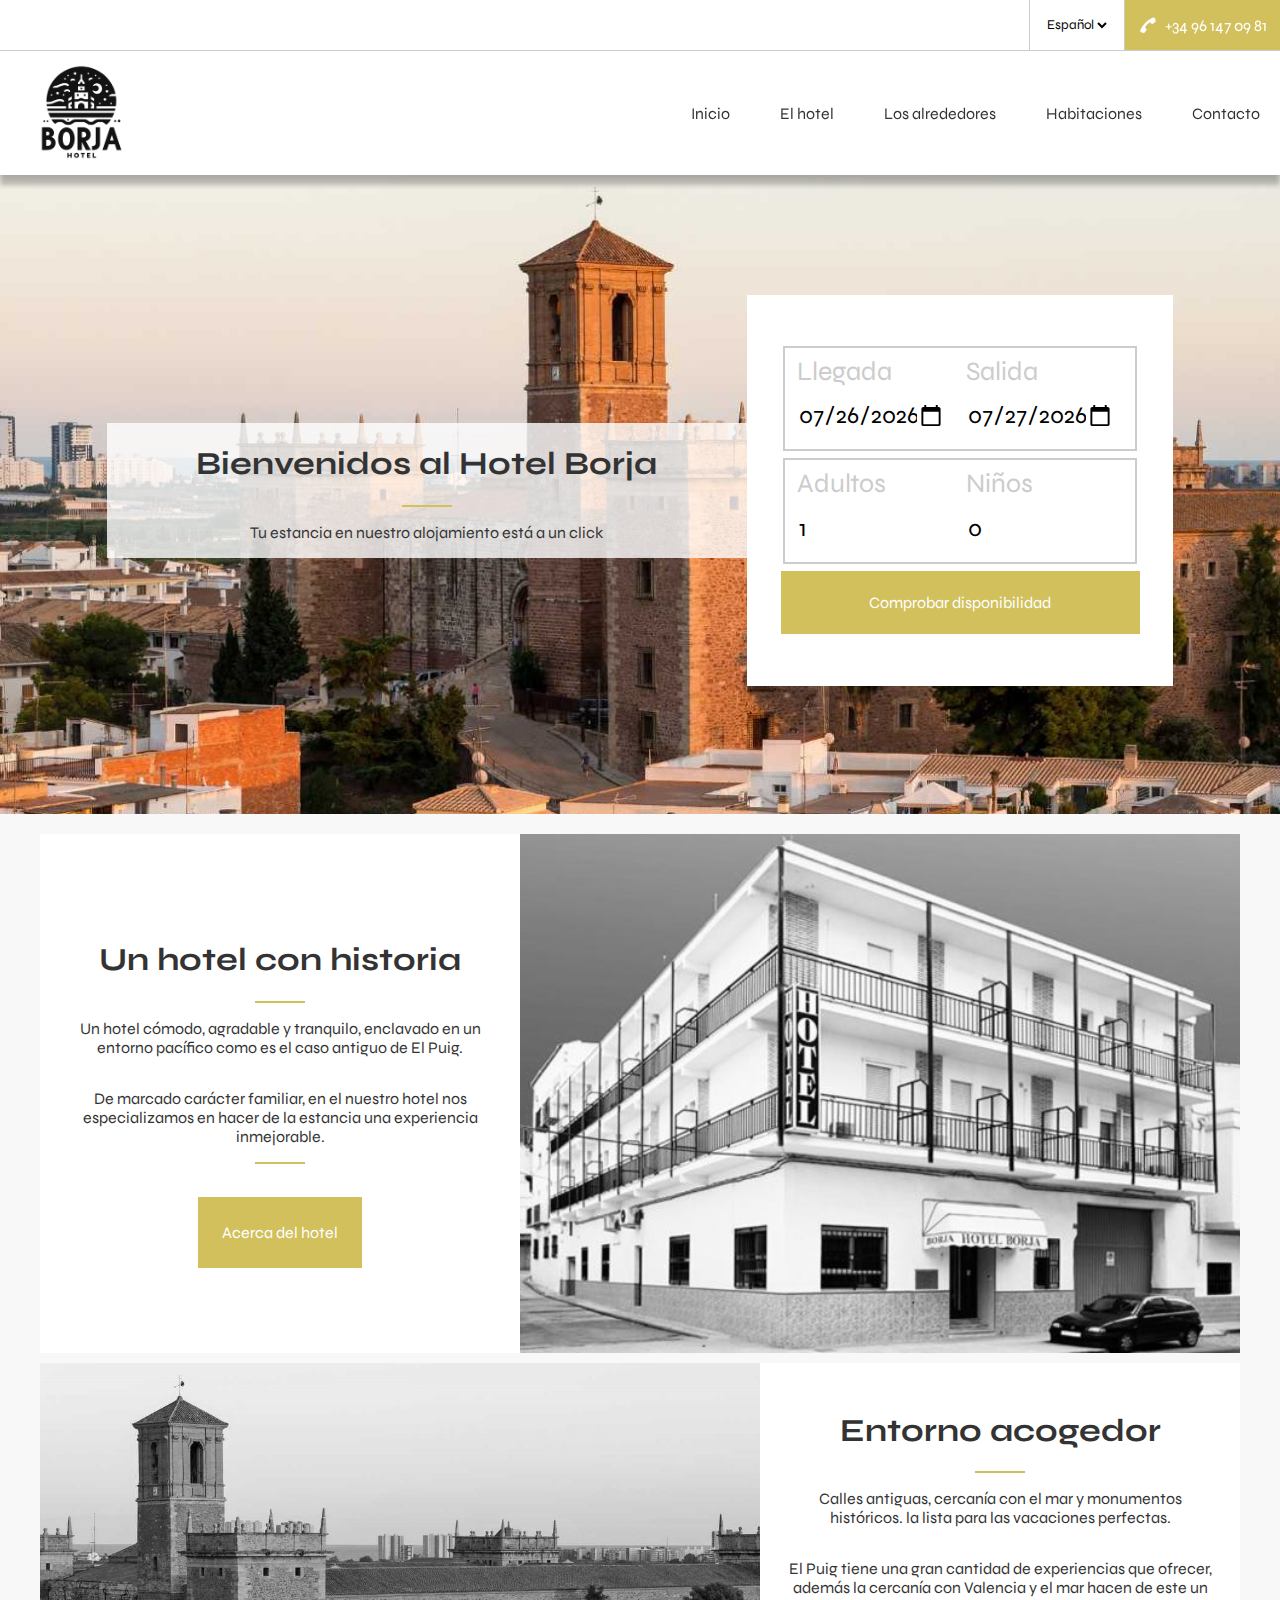
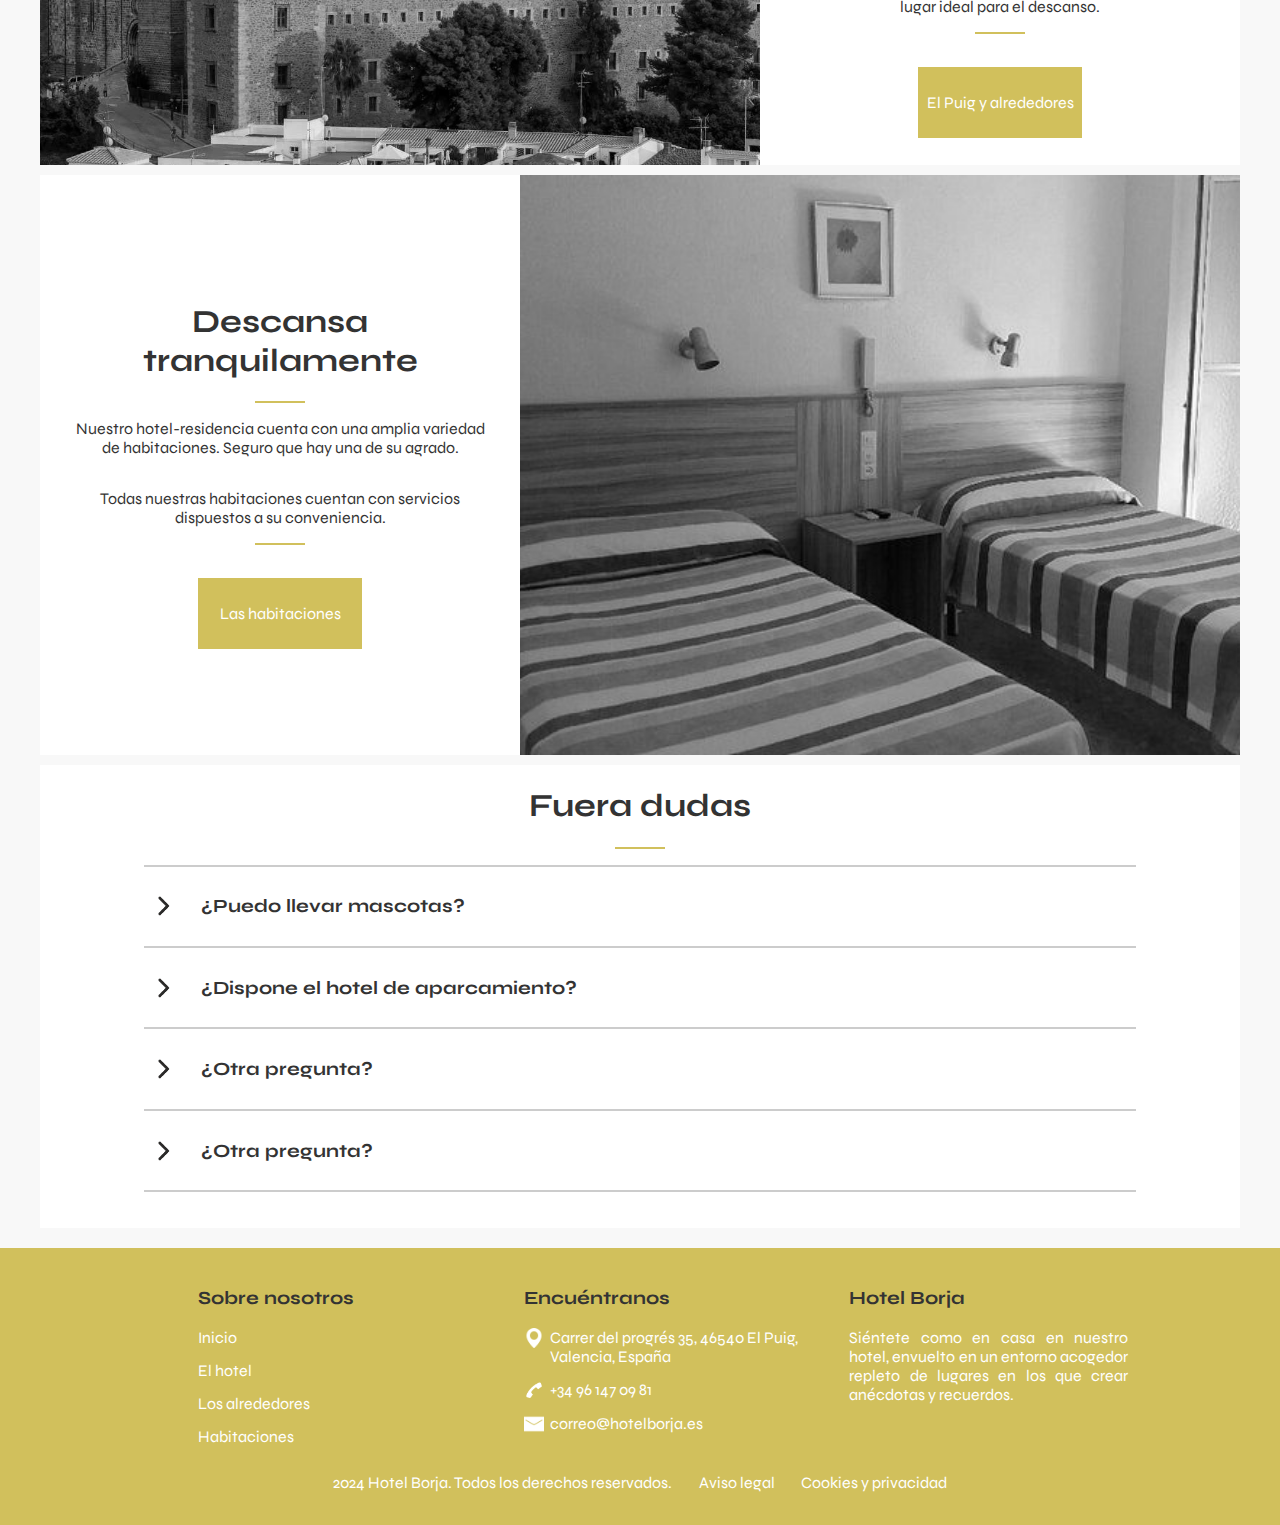
<file: index.html>
<!DOCTYPE html>
<html lang="es">
<head>
    <meta charset="UTF-8">
    <meta name="viewport" content="width=device-width, initial-scale=1.0">
    <title>Hotel Borja</title>
    <link rel="stylesheet" href="styles.css">
</head>
<body>
    <!--Preheader-->
    <div class="top">
        <div class="preheader">
            <div class="preheader-nav">
                <ul>
                    <li>
                        <!-- Sección del selector de idioma -->
                        <div class="language-dropdown">
                            <select id="language-select" onchange="changeLanguage()">
                                <option value="es">Español</option>
                                <option value="en">English</option>
                            </select>
                        </div>
                    </li>
                    <li>
                        <div class="preheader-telephone-button"><img class="icon-pic" src="img/telefono.png" alt="telefono">+34 96 147 09 81</div>
                    </li>
                </ul>
            </div>
        </div>
    
        <!-- Contenedor del logo y menú -->
        <div class="header">
            <!-- Logo -->
            <div class="logo">
                <img src="img/logo.png" alt="Logo"> <!-- Coloca aquí la ruta de tu logo -->
            </div>
            <button id="boton-menu" class="boton-menu" onclick="onClickMenuButton()">
                <img class="boton-menu-icono" src="img/icono-menu.png" alt="icono">
            </button>
            <!-- Menú de navegación -->
            <nav>
                <ul id="nav-links">
                    <li><a href="index.html" data-text-key="inicio">Inicio</a></li>
                    <li><a href="hotel.html" data-text-key="elhotel">El hotel</a></li>
                    <li><a href="localidad.html" data-text-key="localidad">Localidad</a></li>
                    <li><a href="habitaciones.html" data-text-key="habitaciones">Habitaciones</a></li>
                    <li><a href="contacto.html" data-text-key="contacto">Contacto</a></li>
                </ul>
            </nav>
        </div>
        <div id="mini-nav" class="mini-nav">
            <ul id="nav-links">
                <li><a href="index.html" data-text-key="inicio">Inicio</a></li>
                <li><a href="hotel.html" data-text-key="elhotel">El hotel</a></li>
                <li><a href="localidad.html" data-text-key="localidad">Localidad</a></li>
                <li><a href="habitaciones.html" data-text-key="habitaciones">Habitaciones</a></li>
                <li><a href="contacto.html" data-text-key="contacto">Contacto</a></li>
            </ul>
        </div>
    </div>
    <div class="middle">
        <div class="container-bienvenida">
            <div class="reserva">
                <div class="container-saludo">
                    <h1 data-text-key="bienvenida">Bienvenidos al hotel Borja</h1>
                    <div class="sep-line"></div>
                    <p data-text-key="bienvenida-caption">
                        Tu estancia en nuestro alojamiento está a un click
                    </p>
                </div>
                <div class="container-reserva">
                    <div class="fechas-reserva">
                        <div class="fecha-llegada">
                            <label for="checkin" data-text-key="reserva-llegada">Llegada</label>
                            <input type="date" id="checkin">
                        </div>
                        <div class="fecha-salida">
                            <label for="checkout" data-text-key="reserva-salida">Salida</label>
                            <input type="date" id="checkout">
                        </div>
                    </div>
                    <div class="personas-reserva">
                        <div class="adultos">
                            <label for="adults" data-text-key="reserva-adultos">Adultos</label>
                            <input type="number" id="adults" min="1" max="10" value="1">
                        </div>
                        <div class="menores">
                            <label for="children" data-text-key="reserva-ninos">Niños</label>
                            <input type="number" id="children" min="0" max="10" value="0">
                        </div>
                    </div>
                    <!--<button onclick="submitReservation()">Reservar</button>-->
                    <div class="button-reservar" onclick="checkAvailability()" data-text-key="reserva-boton">Comprobar disponibilidad</div>
                    </div> 
            </div>
        </div>
        <!-- Contenido principal -->
        <div class="container">
            <div class="caracteristicas">
                <div id="short-hotel" class="short-desc-container">
                    <div class="short-desc">
                        <h1 data-text-key="short-hotel-titulo">Un hotel con historia</h1>
                        <div class="sep-line"></div>
                        <p data-text-key="short-hotel-parrafo-uno">
                            Un hotel cómodo, agradable y tranquilo, enclavado en un entorno pacífico como es el caso antiguo de El Puig. 
                        </p>
                        <p data-text-key="short-hotel-parrafo-dos">
                            De marcado carácter familiar, en el nuestro hotel nos especializamos en hacer de la estancia una experiencia inmejorable.
                        </p>
                        <div class="sep-line"></div>
                        <div onclick="saberMasButtonClick('hotel.html')" data-text-key="short-hotel-button" class="button-saber-mas">Acerca del hotel</div>
                    </div>
                    <div class="short-pic">
                        <img src="img/hotel.jpg" alt="Logo">
                    </div>
                </div>
                <div class="short-desc-container">
                    <div class="short-pic">
                        <img src="img/monasterio.jpg" alt="Logo">
                    </div>
                    <div class="short-desc">
                        <h1 data-text-key="short-localidad-titulo">Entorno acogedor</h1>
                        <div class="sep-line"></div>
                        <p data-text-key="short-localidad-parrafo-uno">
                            Calles antiguas, cercanía con el mar y monumentos históricos. la lista para las vacaciones perfectas.
                        </p>
                        <p data-text-key="short-localidad-parrafo-dos">
                            El Puig tiene una gran cantidad de experiencias que ofrecer, además la cercanía con Valencia y el mar hacen de este un lugar ideal para el descanso.
                        </p>
                        <div class="sep-line"></div>
                        <div onclick="saberMasButtonClick('localidad.html')" data-text-key="short-localidad-button" class="button-saber-mas">El Puig y alrededores</div>
                    </div>
                </div> 
                <div id="short-localidad" class="short-desc-container">
                    <div class="short-desc">
                        <h1 data-text-key="short-habitaciones-titulo">Descansa tranquilamente</h1>
                        <div class="sep-line"></div>
                        <p data-text-key="short-habitaciones-parrafo-uno">
                            Nuestro hotel-residencia cuenta con una amplia variedad de habitaciones. Seguro que hay una de su agrado.
                        </p>
                        <p data-text-key="short-habitaciones-parrafo-dos">
                            Todas nuestras habitaciones cuentan con servicios dispuestos a su conveniencia.
                        </p>
                        <div class="sep-line"></div>
                        <div onclick="saberMasButtonClick('habitaciones.html')" data-text-key="short-habitaciones-button" class="button-saber-mas">Las habitaciones</div>
                    </div>
                    <div class="short-pic">
                        <img src="img/habitacion.jpg" alt="Logo">
                    </div>
                </div>
                <div class="faqs-container">
                    <h1 data-text-key="faqs-titulo">Fuera dudas</h1>
                    <div class="sep-line"></div>
                    <div class="faqs-lista-container">
                        <ul class="faqs-lista">
                            <li>
                                <div id="faqs-lista-item-1" class="faqs-lista-element">
                                    <div class="faqs-lista-element-header">
                                        <button id="faqs-lista-button-1" class="faqs-lista-element-header-button" onclick="onClickFaqButton(this.id)">
                                            <img class="boton-faqs-icono" src="img/derecha.png" alt="icono">
                                        </button>
                                        <h3 id="faq-title-1" onclick="onClickFaqButton(this.id)" class="faqs-lista-element-header-title" data-text-key="faq-titulo-1">¿Puedo ir con mi mascota?</h3>
                                    </div>
                                    <div id="faqs-lista-element-content-1" class="faqs-lista-element-content">
                                        <p id="faqs-lista-element-content-parrafo-1" data-text-key="faq-answer-1">adjasndkjasbdnkjasld jkabnsdkjasbndkjlasbdnkjalsd</p>
                                    </div>
                                </div>
                            </li>
                            <li>
                                <div id="faqs-lista-item-2" class="faqs-lista-element">
                                    <div class="faqs-lista-element-header">
                                        <button id="faqs-lista-button-2" class="faqs-lista-element-header-button" onclick="onClickFaqButton(this.id)">
                                            <img class="boton-faqs-icono" src="img/derecha.png" alt="icono">
                                        </button>
                                        <h3 id="faq-title-2" onclick="onClickFaqButton(this.id)" class="faqs-lista-element-header-title" data-text-key="faq-titulo-2">¿El hotel dispone de aparcamiento?</h3>
                                    </div>
                                    <div id="faqs-lista-element-content-2" class="faqs-lista-element-content">
                                        <p id="faqs-lista-element-content-parrafo-2" data-text-key="faq-answer-2">adjasndkjasbdnkjasld jkabnsdkjasbndkjlasbdnkjalsd</p>
                                    </div>
                                </div>
                            </li>
                            <li>
                                <div id="faqs-lista-item-3" class="faqs-lista-element">
                                    <div class="faqs-lista-element-header">
                                        <button id="faqs-lista-button-3" class="faqs-lista-element-header-button" onclick="onClickFaqButton(this.id)">
                                            <img class="boton-faqs-icono" src="img/derecha.png" alt="icono">
                                        </button>
                                        <h3 id="faq-title-3" onclick="onClickFaqButton(this.id)" class="faqs-lista-element-header-title" data-text-key="faq-titulo-3">¿Otra pregunta?</h3>
                                    </div>
                                    <div id="faqs-lista-element-content-3" class="faqs-lista-element-content">
                                        <p id="faqs-lista-element-content-parrafo-3" data-text-key="faq-answer-3">adjasndkjasbdnkjasld jkabnsdkjasbndkjlasbdnkjalsd</p>
                                    </div>
                                </div>
                            </li>
                            <li>
                                <div id="faqs-lista-item-4" class="faqs-lista-element">
                                    <div class="faqs-lista-element-header">
                                        <button id="faqs-lista-button-4" class="faqs-lista-element-header-button" onclick="onClickFaqButton(this.id)">
                                            <img class="boton-faqs-icono" src="img/derecha.png" alt="icono">
                                        </button>
                                        <h3 id="faq-title-4" onclick="onClickFaqButton(this.id)" class="faqs-lista-element-header-title" data-text-key="faq-titulo-4">¿Otra pregunta?</h3>
                                    </div>
                                    <div id="faqs-lista-element-content-4" class="faqs-lista-element-content">
                                        <p id="faqs-lista-element-content-parrafo-4" data-text-key="faq-answer-4">adjasndkjasbdnkjasld jkabnsdkjasbndkjlasbdnkjalsd</p>
                                    </div>
                                </div>
                            </li>
                            <li>
                                <div class="faqs-lista-element">
                                </div>
                            </li>
                        </ul>
                    </div>
                </div>
            </div>
        </div>
        
    </div>
    <!-- Pie de página -->
    <footer>
        <div id="footer-container" class="footer-container">
            <div id="footer-nav" class="footer-nav">
                <h3 data-text-key="sobre-nosotros">Sobre nosotros</h3>
                <div class="sep-line-footer"></div>
                <ul>
                    <li><a href="index.html" data-text-key="inicio">Inicio</a></li>
                    <li><a href="hotel.html" data-text-key="elhotel">El hotel</a></li>
                    <li><a href="localidad.html" data-text-key="localidad">Localidad</a></li>
                    <li><a href="habitaciones.html" data-text-key="habitaciones">Habitaciones</a></li>
                </ul>
            </div>
            <div id="footer-contacto" class="footer-contacto">
                <h3 data-text-key="encuentranos">Encuéntranos</h3>
                <div class="sep-line-footer"></div>
                <ul>
                    <li><div class="footer-contacto-element"><img class="icon-pic" src="img/ubicación.png" alt="ubicacion"><div>Carrer del progrés 35, 46540 El Puig, Valencia, España</div></div></li>
                    <li><div class="footer-contacto-element"><img class="icon-pic" src="img/telefono.png" alt="telefono"><div>+34 96 147 09 81</div></div></li>
                    <li><div class="footer-contacto-element"><img class="icon-pic" src="img/correo.png" alt="correo"><div>correo@hotelborja.es</div></div></li>
                </ul>
            </div>
            <div id="footer-bio" class="footer-bio">
                <h3 data-text-key="footer-hotel-borja">Hotel Borja</h3>
                <div class="sep-line-footer"></div>
                <p data-text-key="footer-bio">
                    Siéntete como en casa en nuestro hotel, envuelto en un entorno acogedor repleto de lugares en los que crear anécdotas y recuerdos
                </p>
            </div>
        </div>
        <div class="footer-legal">
            <div class="sub-footer-legal">
                <span class="copyright" data-text-key="copyright">&copy; 2024 Hotel Borja. Todos los derechos reservados.</span>
                <a href="legal.html" data-text-key="legal" class="footer-legal-element">Aviso legal</a>
                <a href="cookies.html" data-text-key="cookies" class="footer-legal-element">Inicio</a>
            </div>
        </div>
    </footer>
    <script src="script.js"></script>
</body>
</html>
</file>
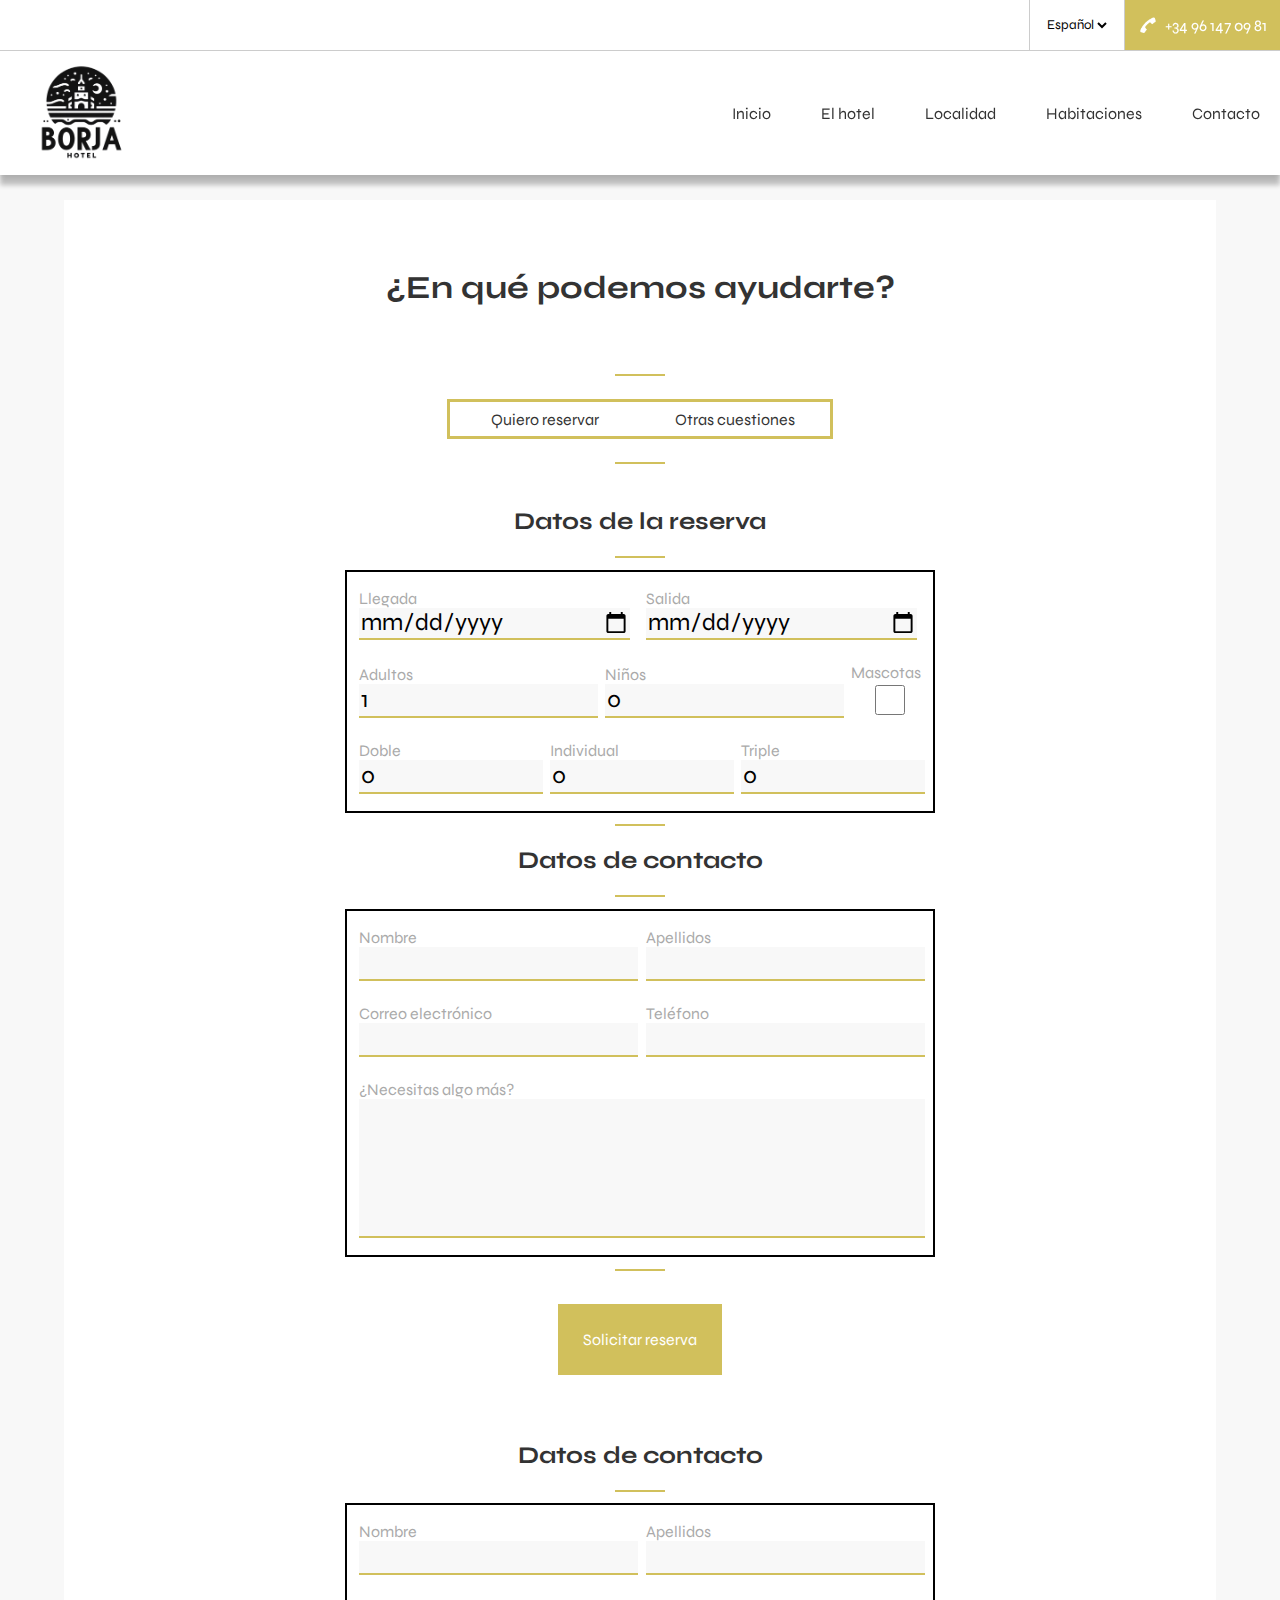
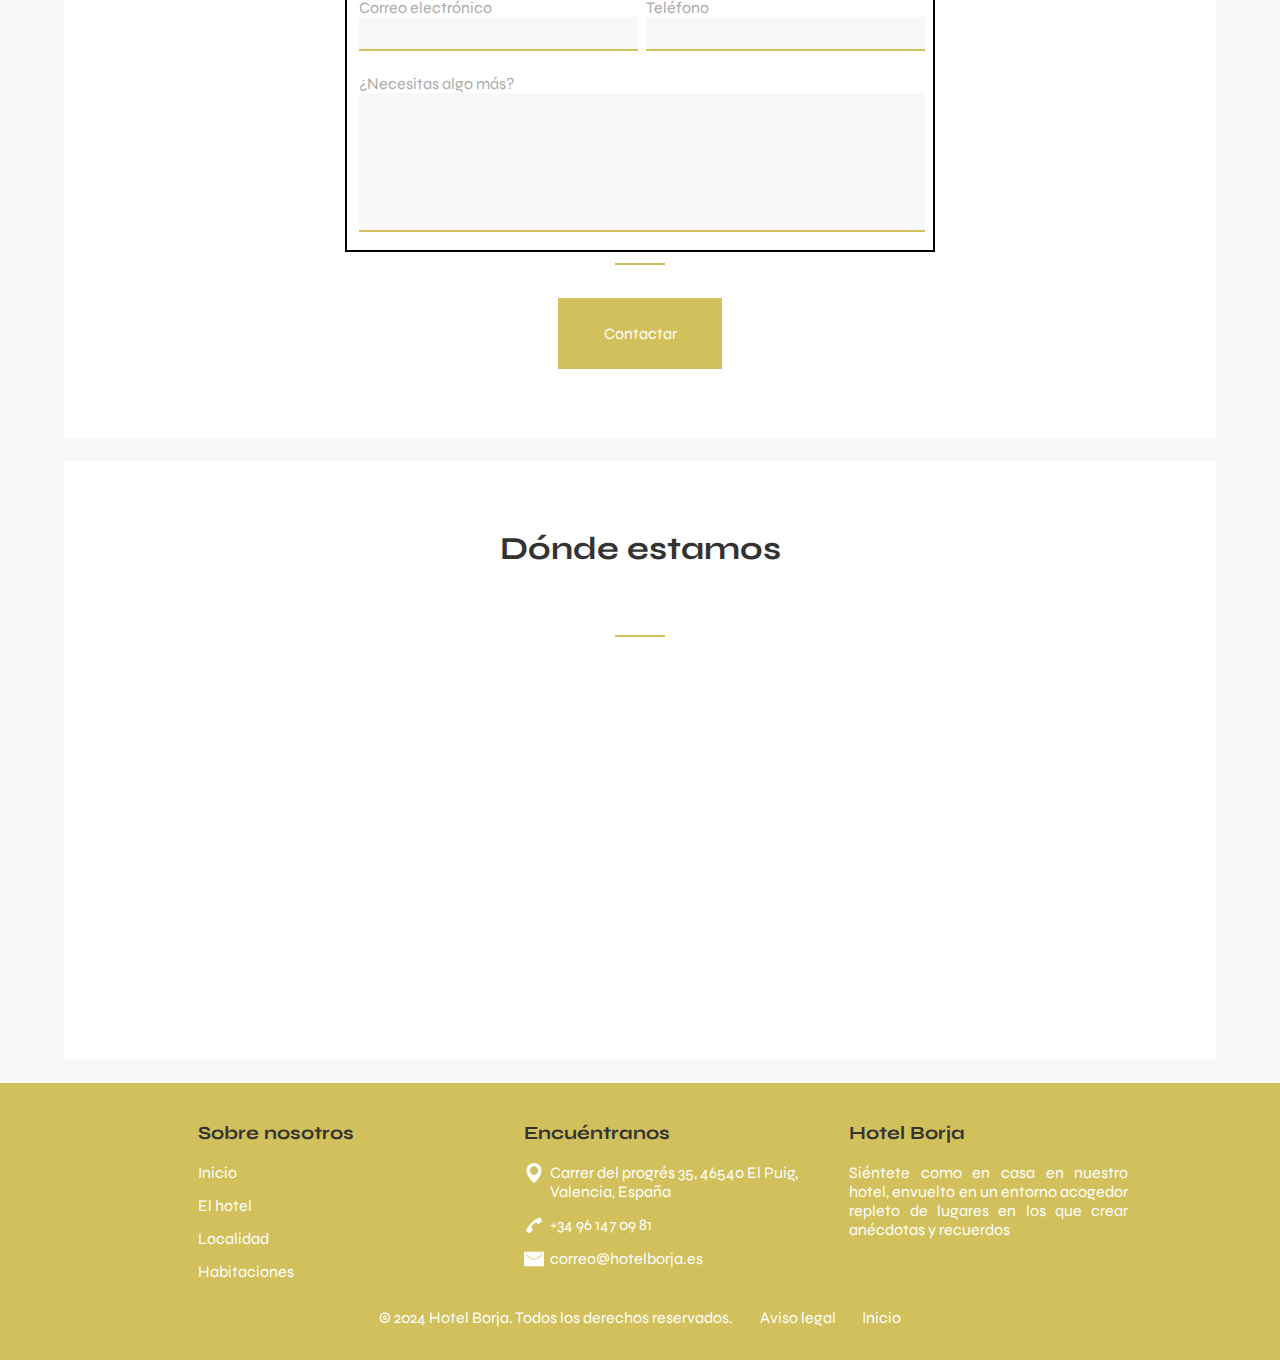
<file: contacto.html>
<!DOCTYPE html>
<html lang="es">
<head>
    <meta charset="UTF-8">
    <meta name="viewport" content="width=device-width, initial-scale=1.0">
    <title>Hotel Borja</title>
    <link rel="stylesheet" href="styles.css">
</head>
<body>
    <!--Preheader-->
    <div class="top">
        <div class="preheader">
            <div class="preheader-nav">
                <ul>
                    <li>
                        <!-- Sección del selector de idioma -->
                        <div class="language-dropdown">
                            <select id="language-select" onchange="changeLanguage()">
                                <option value="es">Español</option>
                                <option value="en">English</option>
                            </select>
                        </div>
                    </li>
                    <li>
                        <div class="preheader-telephone-button"><img class="icon-pic" src="img/telefono.png" alt="telefono">+34 96 147 09 81</div>
                    </li>
                </ul>
            </div>
        </div>
    
        <!-- Contenedor del logo y menú -->
        <div class="header">
            <!-- Logo -->
            <div class="logo">
                <img src="img/logo.png" alt="Logo"> <!-- Coloca aquí la ruta de tu logo -->
            </div>
            <button id="boton-menu" class="boton-menu" onclick="onClickMenuButton()">
                <img class="boton-menu-icono" src="img/icono-menu.png" alt="icono">
            </button>
            <!-- Menú de navegación -->
            <nav>
                <ul id="nav-links">
                    <li><a href="index.html" data-text-key="inicio">Inicio</a></li>
                    <li><a href="hotel.html" data-text-key="elhotel">El hotel</a></li>
                    <li><a href="localidad.html" data-text-key="localidad">Localidad</a></li>
                    <li><a href="habitaciones.html" data-text-key="habitaciones">Habitaciones</a></li>
                    <li><a href="contacto.html" data-text-key="contacto">Contacto</a></li>
                </ul>
            </nav>
        </div>
        <div id="mini-nav" class="mini-nav">
            <ul id="nav-links">
                <li><a href="index.html" data-text-key="inicio">Inicio</a></li>
                <li><a href="hotel.html" data-text-key="elhotel">El hotel</a></li>
                <li><a href="localidad.html" data-text-key="localidad">Localidad</a></li>
                <li><a href="habitaciones.html" data-text-key="habitaciones">Habitaciones</a></li>
                <li><a href="contacto.html" data-text-key="contacto">Contacto</a></li>
            </ul>
        </div>
    </div>
    <div class="middle">
        <!-- Contenido principal -->
        <div class="contenido-contacto">
            <div class="top-contenido-contacto">

            </div>
            <div class="formularios">
                <div class="seccion-titulo">
                    <h1 class="servicios-item-titulo" data-text-key="seccion-titulo-contacto">
                        ¿En qué podemos ayudarte?
                    </h1>
                </div>
                <div class="sep-line"></div>
                <div id="tipo-formulario-contacto-switch" class="switch-formularios">
                    <div onclick="switchContactoClicked(this.id)" id="boton-switch-formulario-reservar" class="boton-switch-formulario-reservar" data-text-key="boton-switch-formulario-reservar">
                        Quiero reservar
                    </div>
                    <div onclick="switchContactoClicked(this.id)" id="boton-switch-formulario-otros" class="boton-switch-formulario-otros" data-text-key="boton-switch-formulario-otros">
                        Otras cuestiones
                    </div>
                </div>
                <div class="sep-line"></div>
                <div id="formulario-reserva" class="formulario-reserva">
                    <form id="formulario-reserva-form" class="formulario-reserva-form"   action="https://formspree.io/f/xzbnvoyg" method="POST">
                        <h2 data-text-key="seccion-titulo-formulario-reserva-datos-visita">
                            Datos de la reserva
                        </h2>
                        <div class="sep-line"></div>
                        <div class="formulario-reserva-datos-visita">
                            <div class="formulario-reserva-fechas">
                                <div id="formulario-reserva-llegada" class="formulario-reserva-device">
                                    <div style="display: flex; flex-direction: row; justify-content: space-between;">
                                        <label for="formulario-reserva-llegada-label" data-text-key="formulario-reserva-llegada-hotel">
                                            Llegada
                                        </label>
                                        <label id="formulario-llegada-obligatorio" class="formulario-campo-obligatorio" data-text-key="formulario-campo-obligatorio" style="color:red; display: none;">Obligatorio</label>    
                                    </div>
                                    <input id="fechaEntrada" name="Fecha de llegada" class="formulario-reserva-llegada-input" type="date">
                                </div>
                                <div id="formulario-reserva-salida" class="formulario-reserva-device">
                                    <div style="display: flex; flex-direction: row; justify-content: space-between;">
                                        <label for="formulario-reserva-salida-label" data-text-key="formulario-reserva-salida-hotel">
                                            Salida
                                        </label>
                                        <label id="formulario-salida-obligatorio" class="formulario-campo-obligatorio" data-text-key="formulario-campo-obligatorio" style="color:red; display: none;">Obligatorio</label>
                                    </div>
                                    <input id="fechaSalida" name="Fecha de salida" class="formulario-reserva-salida-input" type="date">
                                </div>
                            </div>
                            <div class="formulario-reserva-huespedes">
                                <div id="formulario-reserva-adultos" class="formulario-reserva-device">
                                    <div style="display: flex; flex-direction: row; justify-content: space-between;">
                                        <label for="formulario-reserva-adultos-label" data-text-key="reserva-adultos">
                                            Adultos
                                        </label>
                                        <label id="formulario-adultos-obligatorio" class="formulario-campo-obligatorio" data-text-key="formulario-campo-obligatorio" style="color:red; display: none;">Obligatorio</label>
                                    </div>
                                    <input id="formulario-reserva-adultos-input" name="Adultos" type="number" min="1" max="10" value="1">
                                </div>
                                <div id="formulario-reserva-menores" class="formulario-reserva-device">
                                    <label for="formulario-reserva-menores-label" data-text-key="reserva-ninos">
                                        Niños
                                    </label>
                                    <input id="formulario-reserva-menores-input" name="Menores" type="number" min="0" max="10" value="0">
                                </div>
                                <div class="formulario-reserva-mascotas">
                                    <label for="formulario-reserva-mascotas-label" data-text-key="reserva-mascotas">
                                        Mascotas
                                    </label>
                                    <input id="formulario-reserva-mascotas-input" name="Mascotas" type="checkbox">
                                </div>
                            </div>
                            <div class="formulario-reserva-habitaciones">
                                <div id="formulario-reserva-habitaciones-doble" class="formulario-reserva-device">
                                    <label for="formulario-reserva-habitaciones-doble-label" data-text-key="reserva-tipo-habitacion-doble">
                                        Doble
                                    </label>
                                    <input id="formulario-reserva-habitaciones-doble-input" name="Habitaciones dobles" type="number" min="0" max="10" value="0">
                                </div>
                                <div id="formulario-reserva-habitaciones-simple" class="formulario-reserva-device">
                                    <label for="formulario-reserva-habitaciones-simple-label" data-text-key="reserva-tipo-habitacion-individual">
                                        Individual
                                    </label>
                                    <input id="formulario-reserva-habitaciones-simple-input" name="Habitaciones simples" type="number" min="0" max="10" value="0">
                                </div>
                                <div id="formulario-reserva-habitaciones-triple" class="formulario-reserva-device">
                                    <label for="formulario-reserva-habitaciones-triple-label" data-text-key="reserva-tipo-habitacion-triple">
                                        Triple
                                    </label>
                                    <input id="formulario-reserva-habitaciones-triple-input" name="Habitaciones triples" type="number" min="0" max="10" value="0">
                                </div>
                            </div>
                        </div>
                        <div class="sep-line"></div>
                        <h2 data-text-key="seccion-titulo-formulario-reserva-datos-visita-contacto" data-text-key="seccion-titulo-formulario-contacto">
                            Datos de contacto
                        </h2>
                        <div class="sep-line"></div>
                        <div class="formulario-reserva-datos-contacto">
                            <div class="formulario-reserva-nombre-apellidos">
                                <div id="formulario-reserva-nombre" class="formulario-reserva-device">
                                    <div style="display: flex; flex-direction: row; justify-content: space-between;">
                                        <label for="formulario-reserva-nombre-label" data-text-key="formulario-contacto-nombre">
                                            Nombre
                                        </label>
                                        <label id="formulario-nombre-obligatorio" class="formulario-campo-obligatorio" data-text-key="formulario-campo-obligatorio" style="color:red; display: none;">Obligatorio</label>
                                    </div>
                                    <input id="formulario-reserva-nombre-input" name="Nombre">
                                </div>
                                <div id="formulario-reserva-apellidos" class="formulario-reserva-device">
                                    <div style="display: flex; flex-direction: row; justify-content: space-between;">
                                        <label id="formulario-reserva-apellidos-label" data-text-key="formulario-contacto-apellidos">
                                            Apellidos
                                        </label>
                                        <label id="formulario-apellidos-obligatorio" class="formulario-campo-obligatorio" data-text-key="formulario-campo-obligatorio" style="color:red; display: none;">Obligatorio</label>
                                    </div>
                                    <input id="formulario-reserva-apellidos-input" name="Apellidos">
                                </div>
                            </div>
                            <div class="formulario-reserva-correo-telefono">
                                <div id="formulario-reserva-correo" class="formulario-reserva-device">
                                    <div style="display: flex; flex-direction: row; justify-content: space-between;">
                                        <label for="formulario-reserva-correo-label" data-text-key="formulario-contacto-correo">
                                            Correo electrónico
                                        </label>
                                        <label id="formulario-email-obligatorio" class="formulario-campo-obligatorio" data-text-key="formulario-campo-obligatorio" style="color:red; display: none;">Obligatorio</label>
                                    </div>
                                    <input type="email" name="email" id="formulario-reserva-correo-input">
                                </div>
                                <div id="formulario-reserva-telefono" class="formulario-reserva-device">
                                    <label id="formulario-reserva-telefono-label" data-text-key="formulario-contacto-telefono">
                                        Teléfono
                                    </label>
                                    <input id="formulario-reserva-telefono-input" name="Telefono">
                                </div>
                            </div>
                            <div class="formulario-reserva-extra">
                                <div id="formulario-reserva-extra-datos" class="formulario-reserva-device">
                                    <label for="formulario-reserva-habitaciones-triple-label" data-text-key="formulario-contacto-algo-mas">
                                        ¿Necesitas algo más?
                                    </label>
                                    <textarea id="formulario-reserva-extra-datos-input"  name="mensaje"></textarea>
                                </div>
                            </div>
                        </div>
                        <div class="sep-line"></div>
                        <div id="button-submit-reserva" onclick="formularioContactoSubmit(this.id)"  data-text-key="solicitar-reserva-button" class="button-saber-mas">Solicitar reserva</div>
                    </form>
                </div>
                <div id="formulario-contacto" class="formulario-contacto">
                    <form id="formulario-contacto-form" class="formulario-contacto-form"   action="https://formspree.io/f/xeqyznvz" method="POST">
                        <h2 data-text-key="seccion-titulo-formulario-reserva-datos-visita">
                            Datos de contacto
                        </h2>
                        <div class="sep-line"></div>
                        <div class="formulario-reserva-datos-contacto">
                            <div class="formulario-reserva-nombre-apellidos">
                                <div id="formulario-reserva-nombre" class="formulario-reserva-device">
                                    <div style="display: flex; flex-direction: row; justify-content: space-between;">
                                        <label for="formulario-reserva-nombre-label">
                                            Nombre
                                        </label>
                                        <label id="formulario-contacto-nombre-obligatorio" class="formulario-campo-obligatorio" data-text-key="formulario-campo-obligatorio" style="color:red; display:none;">Obligatorio</label>    
                                    </div>
                                    <input name="Nombre" id="formulario-contacto-nombre-input">
                                </div>
                                <div id="formulario-reserva-apellidos" class="formulario-reserva-device">
                                    <div style="display: flex; flex-direction: row; justify-content: space-between;">
                                        <label id="formulario-reserva-apellidos-label">
                                            Apellidos
                                        </label>
                                        <label id="formulario-contacto-apellidos-obligatorio" class="formulario-campo-obligatorio" data-text-key="formulario-campo-obligatorio" style="color:red; display: none;">Obligatorio</label>    
                                    </div>
                                    <input name="Apellidos" id="formulario-contacto-apellidos-input">
                                </div>
                            </div>
                            <div class="formulario-reserva-correo-telefono">
                                <div id="formulario-reserva-correo" class="formulario-reserva-device">
                                    <div style="display: flex; flex-direction: row; justify-content: space-between;">
                                        <label for="formulario-reserva-correo-label">
                                            Correo electrónico
                                        </label>
                                        <label id="formulario-contacto-email-obligatorio" class="formulario-campo-obligatorio" data-text-key="formulario-campo-obligatorio" style="color:red; display: none;">Obligatorio</label>     
                                    </div>
                                    <input type="email" name="email" id="formulario-contacto-correo-input">
                                </div>
                                <div id="formulario-reserva-telefono" class="formulario-reserva-device">
                                    <label id="formulario-reserva-telefono-label">
                                        Teléfono
                                    </label>
                                    <input name="Telefono" id="formulario-reserva-telefono-input">
                                </div>
                            </div>
                            <div class="formulario-contacto-extra">
                                <div id="formulario-contacto-extra-datos" class="formulario-reserva-device">
                                    <label for="formulario-contacto-extra">
                                        ¿Necesitas algo más?
                                    </label>
                                    <textarea id="formulario-contacto-extra-datos-input"  name="Mensaje contacto"></textarea>
                                </div>
                            </div>
                        </div>
                        <div class="sep-line"></div>
                        <div id="button-submit-contacto" onclick="formularioContactoSubmit(this.id)"  data-text-key="solicitar-contacto-button" class="button-saber-mas">Contactar</div>
                    </form>
                </div>
                <div class="formulario-contacto">

                </div>
            </div>

            <div class="ubicacion">
                <div class="seccion-titulo">
                    <h1 class="servicios-item-titulo" data-text-key="seccion-titulo-mapa">
                        Dónde estamos
                    </h1>
                </div>
                <div class="sep-line"></div>
                <div class="mapa">
                    <iframe class="mapa-iframe" src="https://www.google.com/maps/embed?pb=!1m18!1m12!1m3!1d3074.7037832042165!2d-0.3024431248052221!3d39.58882587158469!2m3!1f0!2f0!3f0!3m2!1i1024!2i768!4f13.1!3m3!1m2!1s0xd6040a00f4110af%3A0x6e902e475ca815c6!2sHotel%20Residencia%20Borja!5e0!3m2!1ses!2ses!4v1709922322041!5m2!1ses!2ses"></iframe>
                </div>
            </div>
        </div>
    </div>
    <!-- Pie de página -->
    <footer>
        <div id="footer-container" class="footer-container">
            <div id="footer-nav" class="footer-nav">
                <h3 data-text-key="sobre-nosotros">Sobre nosotros</h3>
                <div class="sep-line-footer"></div>
                <ul>
                    <li><a href="index.html" data-text-key="inicio">Inicio</a></li>
                    <li><a href="hotel.html" data-text-key="elhotel">El hotel</a></li>
                    <li><a href="localidad.html" data-text-key="localidad">Localidad</a></li>
                    <li><a href="habitaciones.html" data-text-key="habitaciones">Habitaciones</a></li>
                </ul>
            </div>
            <div id="footer-contacto" class="footer-contacto">
                <h3 data-text-key="encuentranos">Encuéntranos</h3>
                <div class="sep-line-footer"></div>
                <ul>
                    <li><div class="footer-contacto-element"><img class="icon-pic" src="img/ubicación.png" alt="ubicacion"><div>Carrer del progrés 35, 46540 El Puig, Valencia, España</div></div></li>
                    <li><div class="footer-contacto-element"><img class="icon-pic" src="img/telefono.png" alt="telefono"><div>+34 96 147 09 81</div></div></li>
                    <li><div class="footer-contacto-element"><img class="icon-pic" src="img/correo.png" alt="correo"><div>correo@hotelborja.es</div></div></li>
                </ul>
            </div>
            <div id="footer-bio" class="footer-bio">
                <h3 data-text-key="footer-hotel-borja">Hotel Borja</h3>
                <div class="sep-line-footer"></div>
                <p data-text-key="footer-bio">
                    Siéntete como en casa en nuestro hotel, envuelto en un entorno acogedor repleto de lugares en los que crear anécdotas y recuerdos
                </p>
            </div>
        </div>
        <div class="footer-legal">
            <div class="sub-footer-legal">
                <span class="copyright" data-text-key="copyright">&copy; 2024 Hotel Borja. Todos los derechos reservados.</span>
                <a href="legal.html" data-text-key="legal" class="footer-legal-element">Aviso legal</a>
                <a href="cookies.html" data-text-key="cookies" class="footer-legal-element">Inicio</a>
            </div>
        </div>
    </footer>
    <script src="script.js"></script>
</body>
</html>
</file>
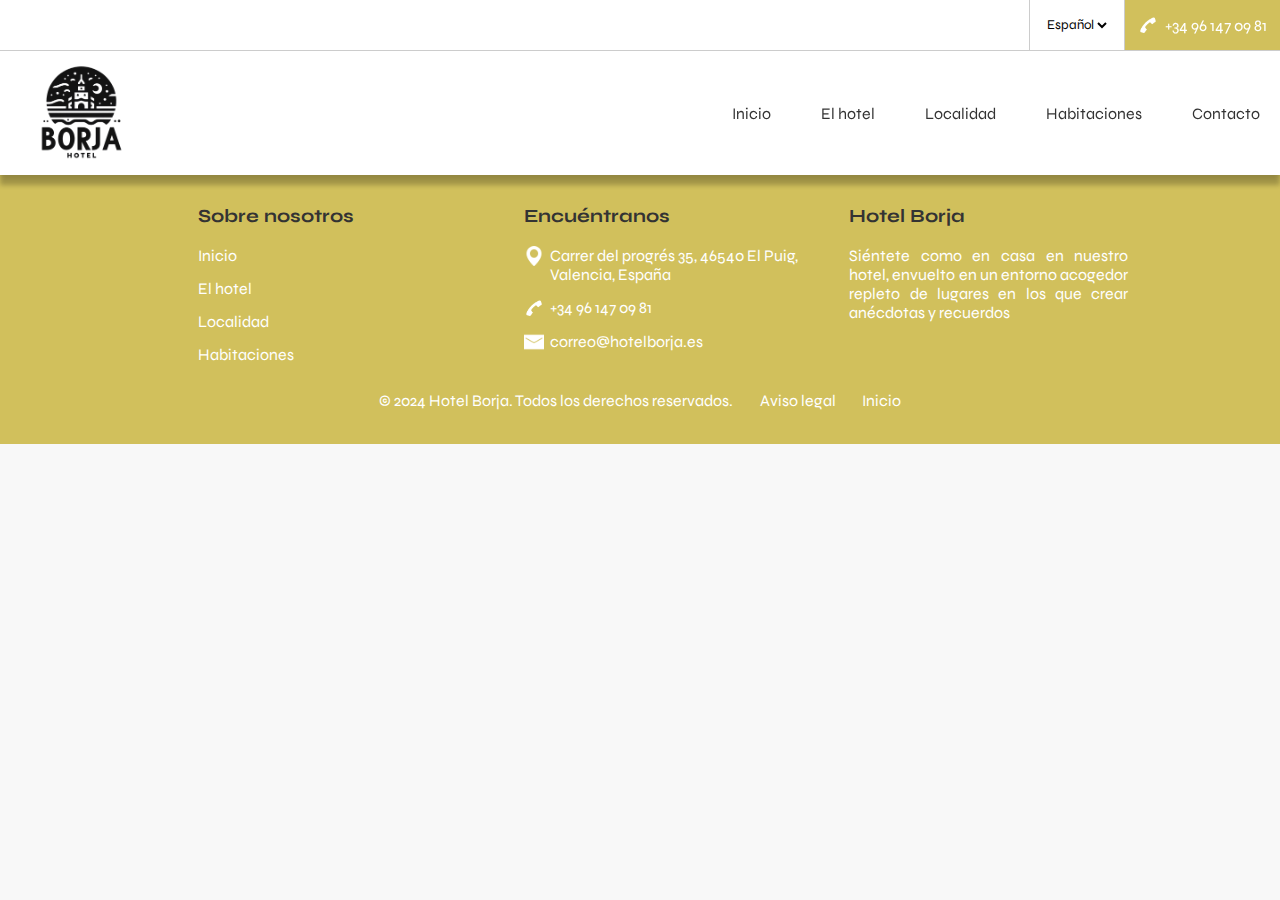
<file: cookies.html>
<!DOCTYPE html>
<html lang="es">
<head>
    <meta charset="UTF-8">
    <meta name="viewport" content="width=device-width, initial-scale=1.0">
    <title>Hotel Borja</title>
    <link rel="stylesheet" href="styles.css">
</head>
<body>
    <!--Preheader-->
    <div class="top">
        <div class="preheader">
            <div class="preheader-nav">
                <ul>
                    <li>
                        <!-- Sección del selector de idioma -->
                        <div class="language-dropdown">
                            <select id="language-select" onchange="changeLanguage()">
                                <option value="es">Español</option>
                                <option value="en">English</option>
                            </select>
                        </div>
                    </li>
                    <li>
                        <div class="preheader-telephone-button"><img class="icon-pic" src="img/telefono.png" alt="telefono">+34 96 147 09 81</div>
                    </li>
                </ul>
            </div>
        </div>
    
        <!-- Contenedor del logo y menú -->
        <div class="header">
            <!-- Logo -->
            <div class="logo">
                <img src="img/logo.png" alt="Logo"> <!-- Coloca aquí la ruta de tu logo -->
            </div>
            <button id="boton-menu" class="boton-menu" onclick="onClickMenuButton()">
                <img class="boton-menu-icono" src="img/icono-menu.png" alt="icono">
            </button>
            <!-- Menú de navegación -->
            <nav>
                <ul id="nav-links">
                    <li><a href="index.html" data-text-key="inicio">Inicio</a></li>
                    <li><a href="hotel.html" data-text-key="elhotel">El hotel</a></li>
                    <li><a href="localidad.html" data-text-key="localidad">Localidad</a></li>
                    <li><a href="habitaciones.html" data-text-key="habitaciones">Habitaciones</a></li>
                    <li><a href="contacto.html" data-text-key="contacto">Contacto</a></li>
                </ul>
            </nav>
        </div>
        <div id="mini-nav" class="mini-nav">
            <ul id="nav-links">
                <li><a href="index.html" data-text-key="inicio">Inicio</a></li>
                <li><a href="hotel.html" data-text-key="elhotel">El hotel</a></li>
                <li><a href="localidad.html" data-text-key="localidad">Localidad</a></li>
                <li><a href="habitaciones.html" data-text-key="habitaciones">Habitaciones</a></li>
                <li><a href="contacto.html" data-text-key="contacto">Contacto</a></li>
            </ul>
        </div>
    </div>
    <div class="middle">
        <!-- Contenido principal -->
    </div>
    <!-- Pie de página -->
    <footer>
        <div id="footer-container" class="footer-container">
            <div id="footer-nav" class="footer-nav">
                <h3 data-text-key="sobre-nosotros">Sobre nosotros</h3>
                <div class="sep-line-footer"></div>
                <ul>
                    <li><a href="index.html" data-text-key="inicio">Inicio</a></li>
                    <li><a href="hotel.html" data-text-key="elhotel">El hotel</a></li>
                    <li><a href="localidad.html" data-text-key="localidad">Localidad</a></li>
                    <li><a href="habitaciones.html" data-text-key="habitaciones">Habitaciones</a></li>
                </ul>
            </div>
            <div id="footer-contacto" class="footer-contacto">
                <h3 data-text-key="encuentranos">Encuéntranos</h3>
                <div class="sep-line-footer"></div>
                <ul>
                    <li><div class="footer-contacto-element"><img class="icon-pic" src="img/ubicación.png" alt="ubicacion"><div>Carrer del progrés 35, 46540 El Puig, Valencia, España</div></div></li>
                    <li><div class="footer-contacto-element"><img class="icon-pic" src="img/telefono.png" alt="telefono"><div>+34 96 147 09 81</div></div></li>
                    <li><div class="footer-contacto-element"><img class="icon-pic" src="img/correo.png" alt="correo"><div>correo@hotelborja.es</div></div></li>
                </ul>
            </div>
            <div id="footer-bio" class="footer-bio">
                <h3 data-text-key="footer-hotel-borja">Hotel Borja</h3>
                <div class="sep-line-footer"></div>
                <p data-text-key="footer-bio">
                    Siéntete como en casa en nuestro hotel, envuelto en un entorno acogedor repleto de lugares en los que crear anécdotas y recuerdos
                </p>
            </div>
        </div>
        <div class="footer-legal">
            <div class="sub-footer-legal">
                <span class="copyright" data-text-key="copyright">&copy; 2024 Hotel Borja. Todos los derechos reservados.</span>
                <a href="legal.html" data-text-key="legal" class="footer-legal-element">Aviso legal</a>
                <a href="cookies.html" data-text-key="cookies" class="footer-legal-element">Inicio</a>
            </div>
        </div>
    </footer>
    <script src="script.js"></script>
</body>
</html>
</file>
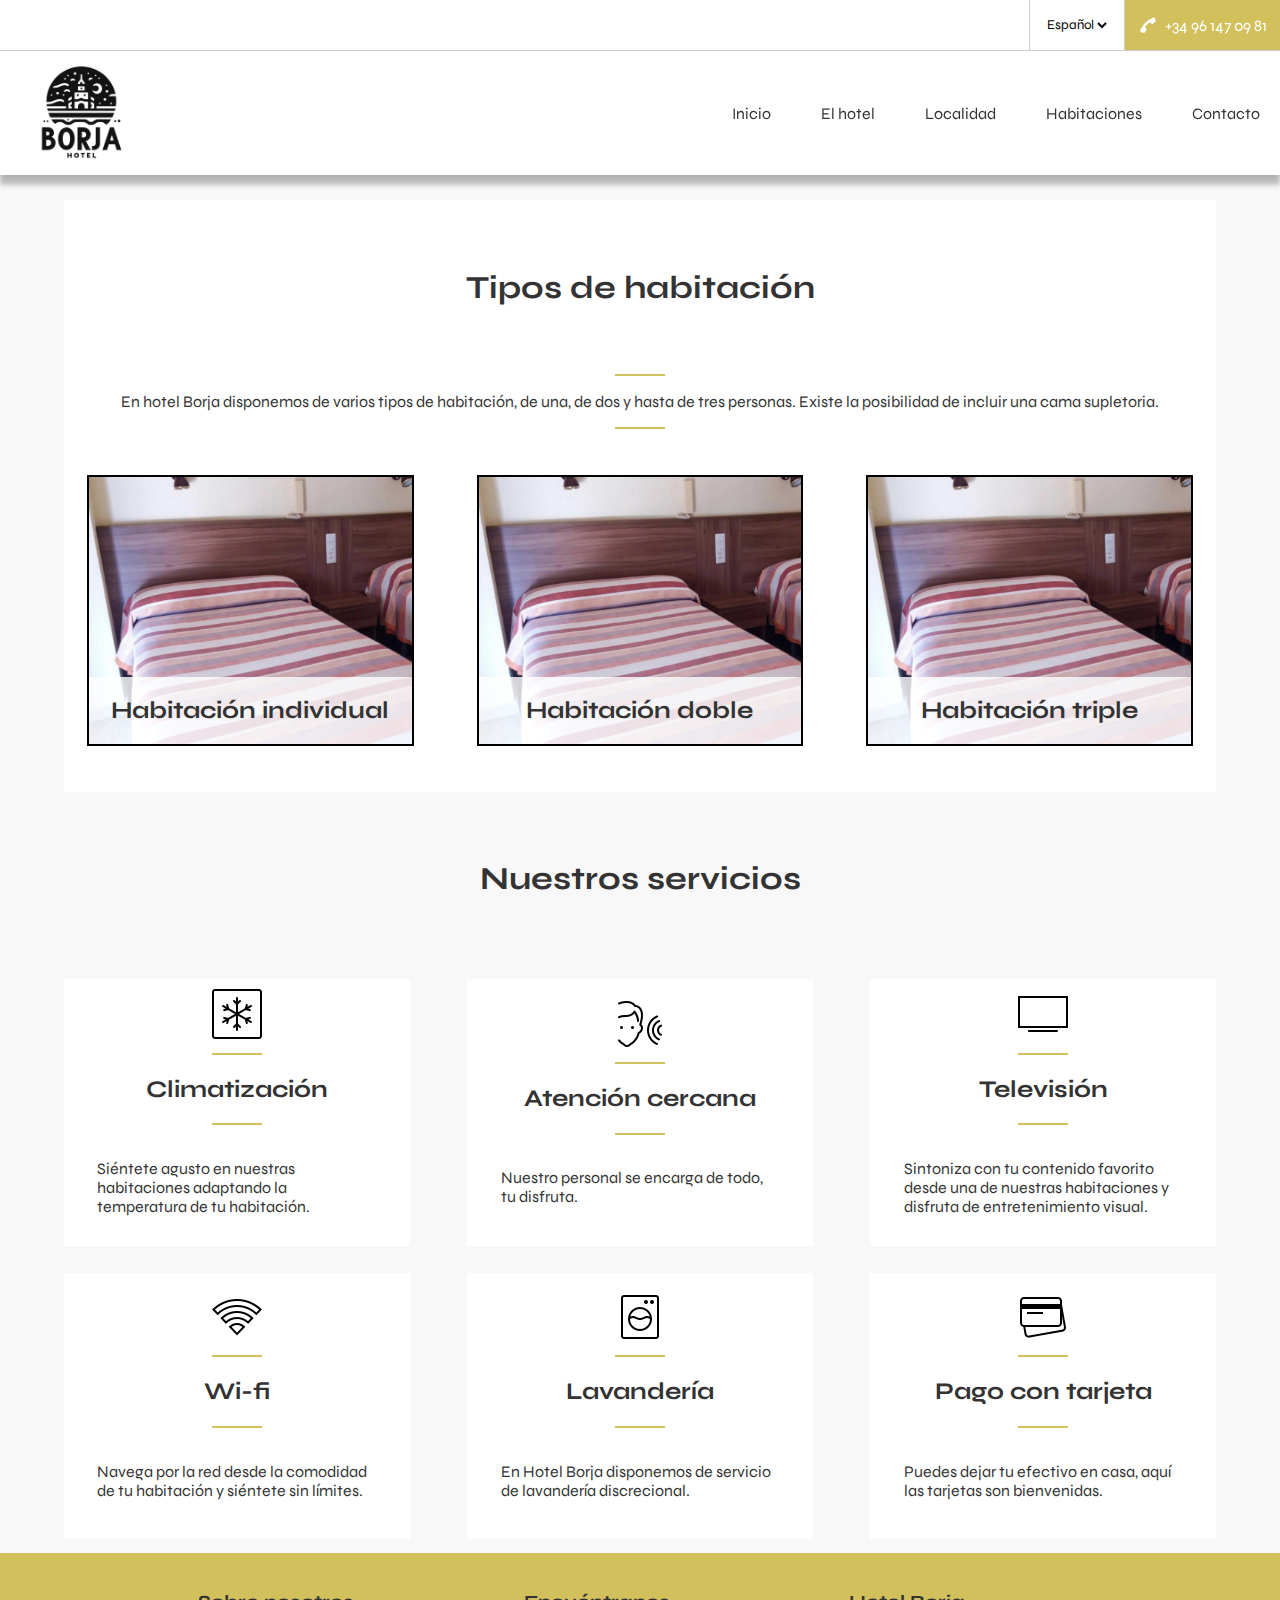
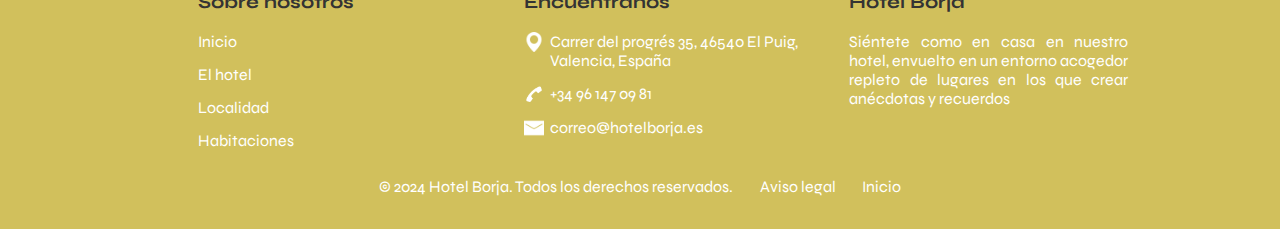
<file: habitaciones.html>
<!DOCTYPE html>
<html lang="es">
<head>
    <meta charset="UTF-8">
    <meta name="viewport" content="width=device-width, initial-scale=1.0">
    <title>Hotel Borja</title>
    <link rel="stylesheet" href="styles.css">
</head>
<body>
    <!--Preheader-->
    <div class="top">
        <div class="preheader">
            <div class="preheader-nav">
                <ul>
                    <li>
                        <!-- Sección del selector de idioma -->
                        <div class="language-dropdown">
                            <select id="language-select" onchange="changeLanguage()">
                                <option value="es">Español</option>
                                <option value="en">English</option>
                            </select>
                        </div>
                    </li>
                    <li>
                        <div class="preheader-telephone-button"><img class="icon-pic" src="img/telefono.png" alt="telefono">+34 96 147 09 81</div>
                    </li>
                </ul>
            </div>
        </div>
    
        <!-- Contenedor del logo y menú -->
        <div class="header">
            <!-- Logo -->
            <div class="logo">
                <img src="img/logo.png" alt="Logo"> <!-- Coloca aquí la ruta de tu logo -->
            </div>
            <button id="boton-menu" class="boton-menu" onclick="onClickMenuButton()">
                <img class="boton-menu-icono" src="img/icono-menu.png" alt="icono">
            </button>
            <!-- Menú de navegación -->
            <nav>
                <ul id="nav-links">
                    <li><a href="index.html" data-text-key="inicio">Inicio</a></li>
                    <li><a href="hotel.html" data-text-key="elhotel">El hotel</a></li>
                    <li><a href="localidad.html" data-text-key="localidad">Localidad</a></li>
                    <li><a href="habitaciones.html" data-text-key="habitaciones">Habitaciones</a></li>
                    <li><a href="contacto.html" data-text-key="contacto">Contacto</a></li>
                </ul>
            </nav>
        </div>
        <div id="mini-nav" class="mini-nav">
            <ul id="nav-links">
                <li><a href="index.html" data-text-key="inicio">Inicio</a></li>
                <li><a href="hotel.html" data-text-key="elhotel">El hotel</a></li>
                <li><a href="localidad.html" data-text-key="localidad">Localidad</a></li>
                <li><a href="habitaciones.html" data-text-key="habitaciones">Habitaciones</a></li>
                <li><a href="contacto.html" data-text-key="contacto">Contacto</a></li>
            </ul>
        </div>
    </div>
    <div class="middle">
        <!-- Contenido principal -->
        <div class="contenido-habitaciones">
            <div class="top-contenido-habitaciones">

            </div>
            <div class="tipos-habitacion">
                <div class="seccion-titulo">
                    <h1 class="servicios-item-titulo" data-text-key="seccion-titulo-habitaciones">
                        Tipos de habitación
                    </h1>
                </div>
                <div class="tipos-block">
                    <div class="sep-line"></div>
                    <p class="servicios-item-parrafo" data-text-key="seccion-titulo-habitaciones-parrafo">
                        En hotel Borja disponemos de varios tipos de habitación, de una, de dos y hasta de tres personas. Existe la posibilidad de incluir una cama supletoria.
                    </p>
                    <div class="sep-line"></div>
                    <div class="tipos-row">
                        <div class="hab-individual">
                            <h2 class="tipo-hab-titulo" data-text-key="tipo-habitacion-individual">
                                Habitación individual
                            </h2>
                        </div>
                        <div class="hab-doble">
                            <h2 class="tipo-hab-titulo" data-text-key="tipo-habitacion-doble">
                                Habitación doble
                            </h2>
                        </div>
                        <div class="hab-triple">
                            <h2 class="tipo-hab-titulo" data-text-key="tipo-habitacion-triple">
                                Habitación triple
                            </h2>
                        </div>
                    </div>
                </div>
            </div>
    
            <div class="servicios">
                <div class="seccion-titulo">
                    <h1 class="servicios-item-titulo" data-text-key="seccion-titulo-servicios">
                        Nuestros servicios
                    </h1>
                </div>
                <div class="servicios-row-1">
                    <div class="servicios-item">
                        <img class="servicios-icono" src="img/climatizacion.png">
                        <div class="sep-line"></div>
                        <h2 class="servicios-item-titulo" data-text-key="servicios-item-titulo-climatizacion">
                            Climatización
                        </h2>
                        <div class="sep-line"></div>
                        <p class="servicios-item-parrafo" data-text-key="servicios-item-parrafo-climatizacion">
                            Siéntete agusto en nuestras habitaciones adaptando la temperatura de tu habitación.
                        </p>
                    </div>
                    <div class="servicios-item">
                        <img class="servicios-icono" src="img/atento.png">
                        <div class="sep-line"></div>
                        <h2 class="servicios-item-titulo" data-text-key="servicios-item-titulo-atencion">
                            Atención cercana
                        </h2>
                        <div class="sep-line"></div>
                        <p class="servicios-item-parrafo" data-text-key="servicios-item-parrafo-atencion">
                            Nuestro personal se encarga de todo, tu disfruta.
                        </p>
                    </div>
                    <div class="servicios-item">
                        <img class="servicios-icono" src="img/television.png">
                        <div class="sep-line"></div>
                        <h2 class="servicios-item-titulo" data-text-key="servicios-item-titulo-television">
                            Televisión
                        </h2>
                        <div class="sep-line"></div>
                        <p class="servicios-item-parrafo" data-text-key="servicios-item-parrafo-television">
                            Sintoniza con tu contenido favorito desde una de nuestras habitaciones y disfruta de entretenimiento visual.
                        </p>
                    </div>
                </div>
                <div class="servicios-row-2">
                    <div class="servicios-item">
                        <img class="servicios-icono" src="img/wifi.png">
                        <div class="sep-line"></div>
                        <h2 class="servicios-item-titulo" data-text-key="servicios-item-titulo-wifi">
                            Wi-fi
                        </h2>
                        <div class="sep-line"></div>
                        <p class="servicios-item-parrafo" data-text-key="servicios-item-parrafo-wifi">
                            Navega por la red desde la comodidad de tu habitación y siéntete sin límites.
                        </p>
                    </div>
                    <div class="servicios-item">
                        <img class="servicios-icono" src="img/lavadora.png">
                        <div class="sep-line"></div>
                        <h2 class="servicios-item-titulo" data-text-key="servicios-item-titulo-lavanderia">
                            Lavandería    
                        </h2>
                        <div class="sep-line"></div>
                        <p class="servicios-item-parrafo" data-text-key="servicios-item-parrafo-lavanderia">
                            En Hotel Borja disponemos de servicio de lavandería discrecional.
                        </p>
                    </div>
                    <div class="servicios-item">
                        <img class="servicios-icono" src="img/tarjetas.png">
                        <div class="sep-line"></div>
                        <h2 class="servicios-item-titulo" data-text-key="servicios-item-titulo-tarjeta">
                            Pago con tarjeta
                        </h2>
                        <div class="sep-line"></div>
                        <p class="servicios-item-parrafo" data-text-key="servicios-item-parrafo-tarjeta">
                            Puedes dejar tu efectivo en casa, aquí las tarjetas son bienvenidas.
                        </p>
                    </div>
                </div>
            </div>
        </div>
    </div>
    <!-- Pie de página -->
    <footer>
        <div id="footer-container" class="footer-container">
            <div id="footer-nav" class="footer-nav">
                <h3 data-text-key="sobre-nosotros">Sobre nosotros</h3>
                <div class="sep-line-footer"></div>
                <ul>
                    <li><a href="index.html" data-text-key="inicio">Inicio</a></li>
                    <li><a href="hotel.html" data-text-key="elhotel">El hotel</a></li>
                    <li><a href="localidad.html" data-text-key="localidad">Localidad</a></li>
                    <li><a href="habitaciones.html" data-text-key="habitaciones">Habitaciones</a></li>
                </ul>
            </div>
            <div id="footer-contacto" class="footer-contacto">
                <h3 data-text-key="encuentranos">Encuéntranos</h3>
                <div class="sep-line-footer"></div>
                <ul>
                    <li><div class="footer-contacto-element"><img class="icon-pic" src="img/ubicación.png" alt="ubicacion"><div>Carrer del progrés 35, 46540 El Puig, Valencia, España</div></div></li>
                    <li><div class="footer-contacto-element"><img class="icon-pic" src="img/telefono.png" alt="telefono"><div>+34 96 147 09 81</div></div></li>
                    <li><div class="footer-contacto-element"><img class="icon-pic" src="img/correo.png" alt="correo"><div>correo@hotelborja.es</div></div></li>
                </ul>
            </div>
            <div id="footer-bio" class="footer-bio">
                <h3 data-text-key="footer-hotel-borja">Hotel Borja</h3>
                <div class="sep-line-footer"></div>
                <p data-text-key="footer-bio">
                    Siéntete como en casa en nuestro hotel, envuelto en un entorno acogedor repleto de lugares en los que crear anécdotas y recuerdos
                </p>
            </div>
        </div>
        <div class="footer-legal">
            <div class="sub-footer-legal">
                <span class="copyright" data-text-key="copyright">&copy; 2024 Hotel Borja. Todos los derechos reservados.</span>
                <a href="legal.html" data-text-key="legal" class="footer-legal-element">Aviso legal</a>
                <a href="cookies.html" data-text-key="cookies" class="footer-legal-element">Inicio</a>
            </div>
        </div>
    </footer>
    <script src="script.js"></script>
</body>
</html>
</file>
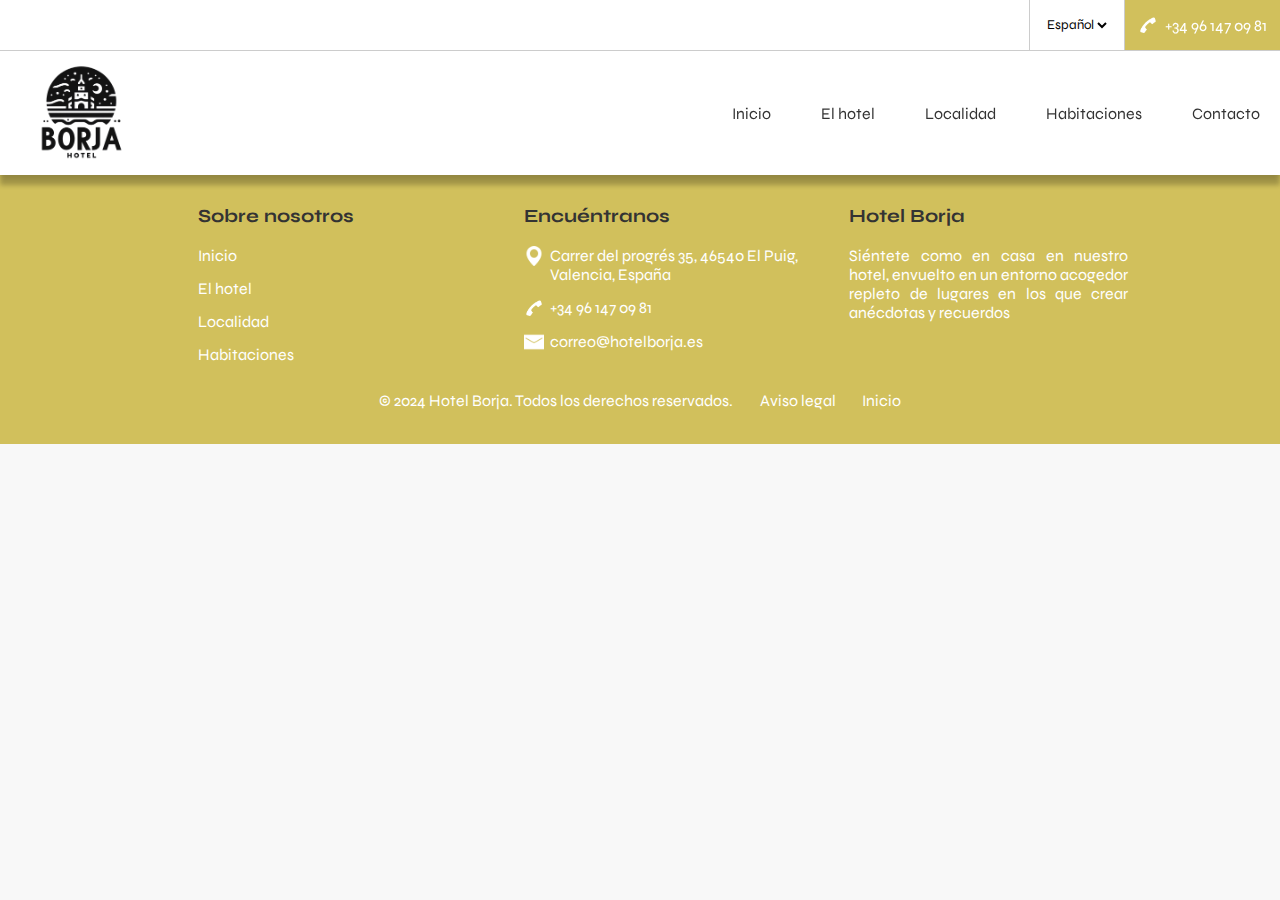
<file: hotel.html>
<!DOCTYPE html>
<html lang="es">
<head>
    <meta charset="UTF-8">
    <meta name="viewport" content="width=device-width, initial-scale=1.0">
    <title>Hotel Borja</title>
    <link rel="stylesheet" href="styles.css">
</head>
<body>
    <!--Preheader-->
    <div class="top">
        <div class="preheader">
            <div class="preheader-nav">
                <ul>
                    <li>
                        <!-- Sección del selector de idioma -->
                        <div class="language-dropdown">
                            <select id="language-select" onchange="changeLanguage()">
                                <option value="es">Español</option>
                                <option value="en">English</option>
                            </select>
                        </div>
                    </li>
                    <li>
                        <div class="preheader-telephone-button"><img class="icon-pic" src="img/telefono.png" alt="telefono">+34 96 147 09 81</div>
                    </li>
                </ul>
            </div>
        </div>
    
        <!-- Contenedor del logo y menú -->
        <div class="header">
            <!-- Logo -->
            <div class="logo">
                <img src="img/logo.png" alt="Logo"> <!-- Coloca aquí la ruta de tu logo -->
            </div>
            <button id="boton-menu" class="boton-menu" onclick="onClickMenuButton()">
                <img class="boton-menu-icono" src="img/icono-menu.png" alt="icono">
            </button>
            <!-- Menú de navegación -->
            <nav>
                <ul id="nav-links">
                    <li><a href="index.html" data-text-key="inicio">Inicio</a></li>
                    <li><a href="hotel.html" data-text-key="elhotel">El hotel</a></li>
                    <li><a href="localidad.html" data-text-key="localidad">Localidad</a></li>
                    <li><a href="habitaciones.html" data-text-key="habitaciones">Habitaciones</a></li>
                    <li><a href="contacto.html" data-text-key="contacto">Contacto</a></li>
                </ul>
            </nav>
        </div>
        <div id="mini-nav" class="mini-nav">
            <ul id="nav-links">
                <li><a href="index.html" data-text-key="inicio">Inicio</a></li>
                <li><a href="hotel.html" data-text-key="elhotel">El hotel</a></li>
                <li><a href="localidad.html" data-text-key="localidad">Localidad</a></li>
                <li><a href="habitaciones.html" data-text-key="habitaciones">Habitaciones</a></li>
                <li><a href="contacto.html" data-text-key="contacto">Contacto</a></li>
            </ul>
        </div>
    </div>
    <div class="middle">

    </div>
    <!-- Pie de página -->
    <footer>
        <div id="footer-container" class="footer-container">
            <div id="footer-nav" class="footer-nav">
                <h3 data-text-key="sobre-nosotros">Sobre nosotros</h3>
                <div class="sep-line-footer"></div>
                <ul>
                    <li><a href="index.html" data-text-key="inicio">Inicio</a></li>
                    <li><a href="hotel.html" data-text-key="elhotel">El hotel</a></li>
                    <li><a href="localidad.html" data-text-key="localidad">Localidad</a></li>
                    <li><a href="habitaciones.html" data-text-key="habitaciones">Habitaciones</a></li>
                </ul>
            </div>
            <div id="footer-contacto" class="footer-contacto">
                <h3 data-text-key="encuentranos">Encuéntranos</h3>
                <div class="sep-line-footer"></div>
                <ul>
                    <li><div class="footer-contacto-element"><img class="icon-pic" src="img/ubicación.png" alt="ubicacion"><div>Carrer del progrés 35, 46540 El Puig, Valencia, España</div></div></li>
                    <li><div class="footer-contacto-element"><img class="icon-pic" src="img/telefono.png" alt="telefono"><div>+34 96 147 09 81</div></div></li>
                    <li><div class="footer-contacto-element"><img class="icon-pic" src="img/correo.png" alt="correo"><div>correo@hotelborja.es</div></div></li>
                </ul>
            </div>
            <div id="footer-bio" class="footer-bio">
                <h3 data-text-key="footer-hotel-borja">Hotel Borja</h3>
                <div class="sep-line-footer"></div>
                <p data-text-key="footer-bio">
                    Siéntete como en casa en nuestro hotel, envuelto en un entorno acogedor repleto de lugares en los que crear anécdotas y recuerdos
                </p>
            </div>
        </div>
        <div class="footer-legal">
            <div class="sub-footer-legal">
                <span class="copyright" data-text-key="copyright">&copy; 2024 Hotel Borja. Todos los derechos reservados.</span>
                <a href="legal.html" data-text-key="legal" class="footer-legal-element">Aviso legal</a>
                <a href="cookies.html" data-text-key="cookies" class="footer-legal-element">Inicio</a>
            </div>
        </div>
    </footer>
    <script src="script.js"></script>
</body>
</html>
</file>
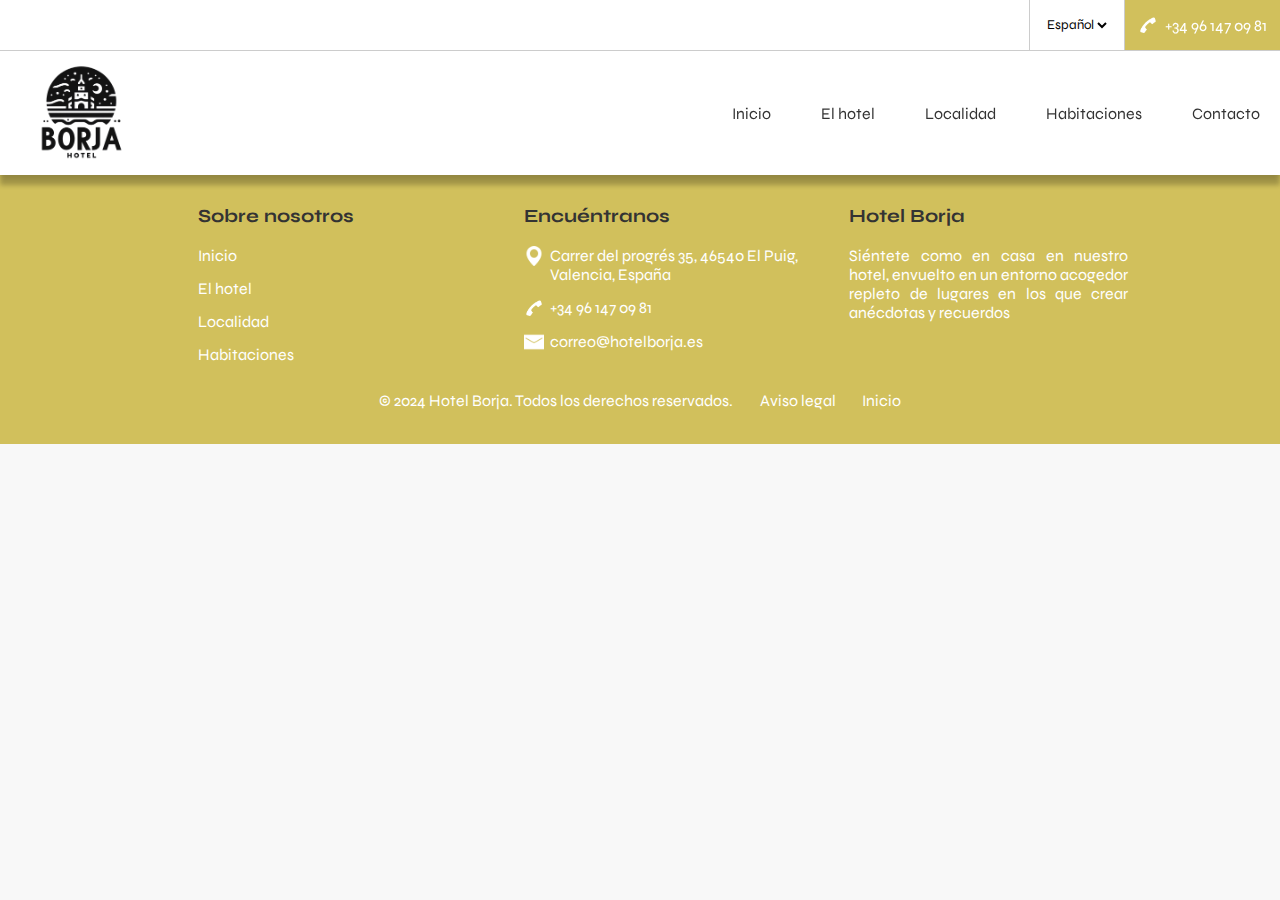
<file: legal.html>
<!DOCTYPE html>
<html lang="es">
<head>
    <meta charset="UTF-8">
    <meta name="viewport" content="width=device-width, initial-scale=1.0">
    <title>Hotel Borja</title>
    <link rel="stylesheet" href="styles.css">
</head>
<body>
    <!--Preheader-->
    <div class="top">
        <div class="preheader">
            <div class="preheader-nav">
                <ul>
                    <li>
                        <!-- Sección del selector de idioma -->
                        <div class="language-dropdown">
                            <select id="language-select" onchange="changeLanguage()">
                                <option value="es">Español</option>
                                <option value="en">English</option>
                            </select>
                        </div>
                    </li>
                    <li>
                        <div class="preheader-telephone-button"><img class="icon-pic" src="img/telefono.png" alt="telefono">+34 96 147 09 81</div>
                    </li>
                </ul>
            </div>
        </div>
    
        <!-- Contenedor del logo y menú -->
        <div class="header">
            <!-- Logo -->
            <div class="logo">
                <img src="img/logo.png" alt="Logo"> <!-- Coloca aquí la ruta de tu logo -->
            </div>
            <button id="boton-menu" class="boton-menu" onclick="onClickMenuButton()">
                <img class="boton-menu-icono" src="img/icono-menu.png" alt="icono">
            </button>
            <!-- Menú de navegación -->
            <nav>
                <ul id="nav-links">
                    <li><a href="index.html" data-text-key="inicio">Inicio</a></li>
                    <li><a href="hotel.html" data-text-key="elhotel">El hotel</a></li>
                    <li><a href="localidad.html" data-text-key="localidad">Localidad</a></li>
                    <li><a href="habitaciones.html" data-text-key="habitaciones">Habitaciones</a></li>
                    <li><a href="contacto.html" data-text-key="contacto">Contacto</a></li>
                </ul>
            </nav>
        </div>
        <div id="mini-nav" class="mini-nav">
            <ul id="nav-links">
                <li><a href="index.html" data-text-key="inicio">Inicio</a></li>
                <li><a href="hotel.html" data-text-key="elhotel">El hotel</a></li>
                <li><a href="localidad.html" data-text-key="localidad">Localidad</a></li>
                <li><a href="habitaciones.html" data-text-key="habitaciones">Habitaciones</a></li>
                <li><a href="contacto.html" data-text-key="contacto">Contacto</a></li>
            </ul>
        </div>
    </div>
    <div class="middle">
        <!-- Contenido principal -->
    </div>
    <!-- Pie de página -->
    <footer>
        <div id="footer-container" class="footer-container">
            <div id="footer-nav" class="footer-nav">
                <h3 data-text-key="sobre-nosotros">Sobre nosotros</h3>
                <div class="sep-line-footer"></div>
                <ul>
                    <li><a href="index.html" data-text-key="inicio">Inicio</a></li>
                    <li><a href="hotel.html" data-text-key="elhotel">El hotel</a></li>
                    <li><a href="localidad.html" data-text-key="localidad">Localidad</a></li>
                    <li><a href="habitaciones.html" data-text-key="habitaciones">Habitaciones</a></li>
                </ul>
            </div>
            <div id="footer-contacto" class="footer-contacto">
                <h3 data-text-key="encuentranos">Encuéntranos</h3>
                <div class="sep-line-footer"></div>
                <ul>
                    <li><div class="footer-contacto-element"><img class="icon-pic" src="img/ubicación.png" alt="ubicacion"><div>Carrer del progrés 35, 46540 El Puig, Valencia, España</div></div></li>
                    <li><div class="footer-contacto-element"><img class="icon-pic" src="img/telefono.png" alt="telefono"><div>+34 96 147 09 81</div></div></li>
                    <li><div class="footer-contacto-element"><img class="icon-pic" src="img/correo.png" alt="correo"><div>correo@hotelborja.es</div></div></li>
                </ul>
            </div>
            <div id="footer-bio" class="footer-bio">
                <h3 data-text-key="footer-hotel-borja">Hotel Borja</h3>
                <div class="sep-line-footer"></div>
                <p data-text-key="footer-bio">
                    Siéntete como en casa en nuestro hotel, envuelto en un entorno acogedor repleto de lugares en los que crear anécdotas y recuerdos
                </p>
            </div>
        </div>
        <div class="footer-legal">
            <div class="sub-footer-legal">
                <span class="copyright" data-text-key="copyright">&copy; 2024 Hotel Borja. Todos los derechos reservados.</span>
                <a href="legal.html" data-text-key="legal" class="footer-legal-element">Aviso legal</a>
                <a href="cookies.html" data-text-key="cookies" class="footer-legal-element">Inicio</a>
            </div>
        </div>
    </footer>
    <script src="script.js"></script>
</body>
</file>
<file: styles.css>
@import url('https://fonts.googleapis.com/css2?family=Syne:wght@400..800&display=swap');

/* || Ajustes por defecto */
p
{
    font-family: "Syne", sans-serif;
}

h1
{
    font-family: "Syne", sans-serif;
}

h1, h2, h3 
{
    color: #333; /* Color de texto */
    text-align: center;
}

div
{
    font-family: "Syne", sans-serif;
}

a
{
    font-family: "Syne", sans-serif;
}

label
{
    font-family: "Syne", sans-serif;
}

select
{
    font-family: "Syne", sans-serif;
}

option
{
    font-family: "Syne", sans-serif;
}

input
{
    font-family: "Syne", sans-serif;
}

.top{
   position: fixed;
   top: 0;
   left: 0;
   width: 100%;
   background-color: #fff; /* Cambia esto al color de fondo deseado */
   box-shadow: 0 2px 5px rgba(0, 0, 0, 0.1); /* Opcional: agregar sombra */
   z-index: 1000; /
}

.middle
{
    margin-top: 125pt;
}

body 
{
    font-family: Arial, sans-serif;
    background-color: #f8f8f8; /* Color de fondo blanco */
    color: #333; /* Color de texto */
    margin: 0;
    padding: 0;
}

/* Estilos del preheader */
.preheader
{
    background-color: #fff;
    display: flex;
    justify-content: flex-end;
    align-items: center;
    min-height: 50px;
    border-bottom: 1px solid #ccc;
}

/* Estilos del menú de navegación */
.preheader-nav ul {
    list-style: none;
    margin: 0;
    padding: 0;
    display: flex;
}

.preheader-nav ul li 
{
    margin-left: 0px; /* Ajuste el margen izquierdo */
}

.preheader-nav ul li:last-child 
{
    margin-right: 0;
}

.preheader-telephone-button
{
    display: flex;
    align-items: center;
    color: #fff;
    background-color: #d1c05c;
    margin: 0pt;
    min-height: 50px;
    padding-left: 10pt;
    padding-right: 10pt;
}

.preheader-telephone-button:hover
{
    background-color: #fff;
    color: #d1c05c;
    cursor: pointer;
}

/* Estilos del dropdown de idioma */
.language-dropdown 
{
    border-left: 1px solid #ccc; /* Borde izquierdo */
    border-right: 1px solid #ccc; /* Borde derecho */
    max-width: 75pt;
    margin: 0pt;
    height: 100%;
    display: flex;
    align-items: center;
    min-height: 50px;
    padding-left: 10pt;
    padding-right: 10pt;
}

.language-dropdown select 
{
    border: none;
    background-color: transparent;
    cursor: pointer;
}

/* Estilos del header */
.header 
{
    background-color: #fff; /* Nuevo color de fondo blanco */
    box-shadow: 0px 10px 5px 0px rgba(0,0,0,0.245); /* Sombra inferior */
    padding: 10px 20px;
    display: flex;
    justify-content: space-between;
    align-items: center;
}

.logo img
{
    max-height: 75pt;
}

/* Estilos del menú de navegación */
nav ul 
{
    list-style: none;
    margin: 0;
    padding: 0;
    display: flex;
}

nav ul li 
{
    margin-left: 50px; /* Ajuste el margen izquierdo */
}

nav ul li:last-child 
{
    margin-right: 0;
}

nav ul li a 
{
    text-decoration: none;
    color: #333; /* Color de texto */
}

nav ul li a:hover 
{
    color: #d1c05c; /* Nuevo color dorado */
}

.boton-menu-icono 
{
    max-height: 18pt;
    max-width: 18pt;
}

@media(min-width: 768px)
{
    .boton-menu
    {
        display: none;
        align-items: center;
    }

    .mini-nav
    {
        display: none;
    }

    /* || CONTENIDO HABITACIONES*/
    .servicios-row-1, .servicios-row-2
    {
        flex-direction: row;
    }

    .servicios-item
    {
        max-width: 30%;
        min-width: 30%;
    }

    .tipos-row
    {
        display: flex;
        justify-content: space-between;
        flex-direction: row;
        min-width: 100%;
        margin: 4% 0;
    }

    .hab-individual, .hab-doble, .hab-triple
    {
        display: flex;
        flex-direction: column;
        justify-content: flex-end;
        min-width: 28%;
        max-width: 28%;
        height: 200pt;
        margin: 0% 2%;
        background-image: url("img/habitacion-2.jpg");
        background-repeat: no-repeat;
        background-size: cover;    
        border: 2px solid #000;
    }

    .reserva
    {
        display: flex;
        flex-direction: row;
        align-items: center;
        min-width: 100%;
        margin: 0 15%;
        justify-content: center;
    }

    .container-saludo
    {
        display: flex;
        flex-direction: column;
        justify-content: center;
        align-items: center;
        text-align: center;
        background-color: rgba(255, 255, 255, 0.8);
        min-width: 50%;
        min-height: 100%;
        margin: 10% 0;
    }

    .container-saludo p
    {
        min-height: 20%;
    }

    .container-saludo h1
    {
        min-height: 80%;
    }

    .container-reserva 
    {
        max-width: 100%;
        padding: 3%;
        background-color: #fff;
        display: flex;
        flex-direction: column;
        align-items: center;
        margin: 10% 0;
    }

}

@media(max-width: 768px)
{
    .header
    {
        box-shadow: none;
        border-bottom: 2px solid #ccc;
    }

    .container-bienvenida
    {
        flex-direction: column;
        justify-content: center;
    }

    .container-saludo
    {
        margin-top: 30pt;
    }
    .middle
    {
        margin-top: 130pt;
    }

    .boton-menu
    {
        display: block;
        background: none;
        border: 2px solid #000;
        cursor: pointer;
        align-items: center;
    }

    nav 
    {
        display: none;
    }

    .mini-nav
    {
        display: block;
    }

    .mini-nav ul {
        list-style: none;
        margin: 0;
        padding: 0;
        display: flex;
        flex-direction: column;
    }
    
    .mini-nav ul li 
    {
        padding: 10px;
        border-bottom: 2px solid #ccc;
    }
    
    .mini-nav ul li:last-child 
    {
        margin-right: 0;
    }
    
    .mini-nav ul li a 
    {
        text-decoration: none;
        color: #333; /* Color de texto */
    }
    
    .mini-nav ul li a:hover 
    {
        color: #d1c05c; /* Nuevo color dorado */
    }

    .servicios-row-1, .servicios-row-2
    {
        flex-direction:column;
    }

    .servicios-item
    {
        max-width: 100%;
        min-width: 100%;
    }

    .tipos-row
    {
        display: flex;
        justify-content: space-between;
        flex-direction: column;
        min-width: 100%;
        margin: 4% 0;
    }

    .hab-individual, .hab-doble, .hab-triple
    {
        background-size: cover;    
        display: flex;
        flex-direction: column;
        justify-content: flex-end;
        min-width: 100%;
        max-width: 100%;
        height: 200pt;
        margin: 2% 2%;
        background-image: url("img/habitacion-2.jpg");
        background-repeat: no-repeat;
        border: 2px solid #000;
    }

    .reserva
    {
        flex-direction: column;
        margin: 10% 0;
    }

    .container-saludo
    {
        display: flex;
        flex-direction: column;
        justify-content: center;
        align-items: center;
        text-align: center;
        background-color: rgba(255, 255, 255, 0.8);
        min-width: 50%;
        min-height: 100%;
        margin: 0;
        padding: 5%;
    }

    .container-reserva 
    {
        max-width: 100%;
        padding: 3%;
        background-color: #fff;
        display: flex;
        flex-direction: column;
        align-items: center;
        margin: 0;
    }
}

/* Contenedor principal */
.container {
    max-width: 1200px;
    margin: 0 auto;
    padding: 20px;
}



/* Estilos para el pie de página */
footer {
    background-color: #d1c05c; /* Nuevo color dorado */
    padding: 20px;
    text-align: left;
    display: flex;
    flex-direction: column;
    align-items: center;
}


.footer-container
{
    display: flex;
    flex-direction: row;
    justify-content: center;
    max-width: 75%;
    font-size: 12pt;
}

.footer-nav, .footer-contacto, .footer-bio
{
    margin-left: 5%;
    min-width: 30%;
    max-width: 30%;
}

/* Estilos del menú de navegación */
.footer-nav ul, .footer-contacto ul{
    list-style: none;
    margin: 0;
    padding: 0;
    display: flex;
    flex-direction: column;
    font-size: 12pt;
}

.footer-nav ul li, .footer-contacto ul li 
{
    color: #fff; /* Color de texto */
    
}

.footer-nav ul li
{
    margin-bottom: 5%;
}

.footer-contacto ul li
{
    margin-bottom: 5%;
}

.footer-nav ul li:last-child, .footer-contacto ul li:last-child 
{
    margin-right: 0;
}

.footer-nav ul li a, .footer-contacto ul li a 
{
    text-decoration: none;
    color: #fff; /* Color de texto */
    height: 50pt;
}

.footer-nav ul li a:hover, .footer-contacto ul li a:hover
{
    color: #333; /* Nuevo color dorado */
}

.footer-container h3
{
    text-align: left;
}

.footer-container p
{
    color: #fff;
    text-align: justify;
}

.footer-contacto-element
{
    display: flex;
    flex-direction: row;
    justify-content: flex-start;

}

.sub-footer-legal
{
    display: flex;
    flex-direction: row;
    justify-content: center;
    text-align: justify;
    color: #fff;
}

.footer-legal
{
    display: flex;
    flex-direction: column;
    justify-content: center;
    text-align: justify;
    color: #fff;
    min-width: 90%;
}

.footer-legal-element
{
    text-decoration: none;
    cursor: pointer;
    color: #fff;
    align-items: center;
    margin: 10pt;
    text-align: center;  

}

.footer-legal-element:hover
{
    text-decoration: none;
    color: #333;
    cursor: pointer;
}

.copyright
{
    text-decoration: none;
    cursor: pointer;
    color: #fff;
    align-items: center;
    margin: 10pt;
    text-align: center;  
}

/* || CONTENIDO CONTACTO */

.contenido-contacto
{
    margin: 0 5%
}

.top-contenido-contacto
{
    margin-top: 200px;
}

.formularios
{
    background-color: #fff;
    display: flex;
    flex-direction: column;
    align-items: center;
    justify-content: center;
}

.ubicacion
{
    background-color: #fff;
    display: flex;
    flex-direction: column;
    align-items: center;
    justify-content: center;
    margin: 2% 0;
}

.switch-formularios
{
    display: flex;
    flex-direction: row;
    border: 3px solid #d1c05c;
    margin: 2% 0;
    width: 33%;
}

.boton-switch-formulario-reservar, .boton-switch-formulario-otros
{
    padding: 2%;/*
    align-content: center;
    justify-content: center;
    justify-items: center;*/
    text-align: center;
    cursor: pointer;
    margin: none;
    width: 50%;
}

.boton-switch-formulario-reservar:hover, .boton-switch-formulario-otros:hover
{
    cursor: pointer;
}

.mapa
{
    width: 100%;
    height: 300pt;
    margin: 2% 0 0 0;
}

.mapa-iframe
{
    width:100%;
    height:100%; 
    border: none;
}

.formulario-reserva
{
    width: 50%;
    display: flex;
    flex-direction: column;
    justify-content: center;
    align-items: center;
    margin: 2%;
}

.formulario-reserva-form
{
    display: flex;
    flex-direction: column;
    justify-content: center;
    align-items: center;
}

.formulario-contacto-form
{
    display: flex;
    flex-direction: column;
    justify-content: center;
    align-items: center;
}

.formulario-contacto
{
    width: 50%;
    display: flex;
    flex-direction: column;
    justify-content: center;
    align-items: center;
    margin: 2%;
}

.formulario-reserva .sep-line
{
    display: flex;
    flex-direction: column;
    justify-content: center;
    align-items: center;
}

.formulario-reserva-device
{
    display: flex;
    flex-direction: column;
    justify-content: left;
    margin: 1% 1%;
    width: 100%;
}

.formulario-reserva-datos-visita, .formulario-reserva-datos-contacto
{
    display: flex;
    flex-direction: column;
    justify-content: center;
    border: 2px solid #000;
    margin: 2%;
    width: 100%;
    padding: 1%;
    align-items: center;
}

.formulario-reserva-mascotas
{
    display: flex;
    flex-direction: column;
    justify-content: left;
    margin: 1% 1%;
    max-width: 20%;
}

.formulario-reserva-nombre-apellidos, .formulario-reserva-correo-telefono, .formulario-reserva-huespedes, .formulario-reserva-fechas, .formulario-reserva-habitaciones, .formulario-reserva-extra, .formulario-contacto-extra
{
    display: flex;
    flex-direction: row;
    margin: 1%;
    align-items: flex-end;
    justify-content: space-around;
    width: 100%;
}

.formulario-reserva-nombre-apellidos input, .formulario-reserva-correo-telefono input, .formulario-reserva-huespedes input, .formulario-reserva-habitaciones input, .formulario-reserva-extra textarea, .formulario-contacto-extra textarea
{
    border: none;
    border-bottom:2px solid #d1c05c;
    outline: none;
    width: 100%;
    height: 30px;
    background-color: #f8f8f8;
    font-size: 18pt;
}

.formulario-reserva-extra textarea, .formulario-contacto-extra textarea
{
    min-height: 100pt;
    resize: none;
}

.formulario-reserva-salida-input, .formulario-reserva-llegada-input
{
    border: none;
    border-bottom:2px solid #d1c05c;
    outline: none;
    width: 98%;
    height: 30px;
    background-color: #f8f8f8;
    font-size: 18pt;
}

.formulario-reserva-fechas label, 
.formulario-reserva-huespedes label,  
.formulario-reserva-habitaciones label,
.formulario-reserva-nombre-apellidos label, 
.formulario-reserva-correo-telefono label, 
.formulario-reserva-extra label,
.formulario-contacto-extra label
{
    font-size: 12pt;
    color: #aaa;
}


/* || CONTENIDO HABITACIONES */

.contenido-habitaciones
{
    margin: 0 5%
}

.icon-pic
{
    max-width: 15pt;
    max-height: 15pt;
    margin-right: 5pt;
}

.top-contenido-habitaciones
{
    margin-top: 200px;
}

.servicios-row-1, .servicios-row-2
{
    display: flex;
    justify-content: space-between;
    flex-direction: row;
}

.servicios-item
{
    display: flex;
    flex-direction: column;
    justify-content: center;
    align-items: center;
    margin: 10pt 0;
    background-color: #fff;
    height: 200pt;
}

.servicios-item img
{
    margin: 10pt;
}

.servicios-item p
{
    margin: 25pt 25pt;
}

.seccion-titulo
{
    display: flex;
    flex-direction: column;
    align-items: center;
    margin: 4% 0;
}

.tipos-habitacion
{
    display: flex;
    flex-direction: column;
    align-items: center;
    justify-content: center;
    background-color: #fff;
}

.tipos-block
{
    display: flex;
    flex-direction: column;
    align-items: center;
    justify-content: center;
    min-width: 100%;
}

.hab-individual img, .hab-doble img, .hab-triple img
{
    width: 100%;
    min-height: 70%;
    object-fit: fill;
}

.hab-individual h2, .hab-doble h2, .hab-triple h2
{
    width: 100%;
    height: 25%;
    display: flex;
    justify-content: center;
    align-content: center;
    min-width: 100%;
    background-color: rgba(255,255,255,0.8);
    margin: 0;
    align-items: center;
}

/* || CONTENIDO INICIO */
/*
.reserva
{
    display: flex;
    align-items: center;
    min-width: 100%;
    margin: 0 15%;
    justify-content: center;
}
*/
.container-bienvenida
{
    background-image: url("img/monasterio.jpg");
    background-repeat: no-repeat;
    background-size: cover;
    background-color: #cccccc;
    display: flex;
    flex-direction: column;
    justify-content: space-evenly;
    align-items: center;
}

.fechas-reserva
{
    display: flex;
    flex-direction: row;
    justify-content: space-evenly;
    border: 2px solid #ccc;
    margin-bottom: 5pt;
    margin-top: 10pt;
    min-width: 100%;
    max-width: 100%;
}

.fecha-salida, .fecha-llegada
{
    min-width: 45%;
    max-width: 45%;
    padding-top: 2%;
    display: flex;
    flex-direction: column;
    justify-content: space-evenly;
}

.personas-reserva
{
    display: flex;
    flex-direction: row;
    justify-content: space-evenly;
    border: 2px solid #ccc;
    margin-bottom: 5pt;
    min-width: 100%;
    max-width: 100%;
}

.adultos, .menores
{
    min-width: 45%;
    max-width: 45%;
    padding-top: 2%;
    display: flex;
    flex-direction: column;
    justify-content: space-evenly;
}
.container-reserva label 
{
    font-size: 20pt;
    display: block;
    margin-bottom: 5px;
    color: #ccc;
}
.container-reserva input 
{
    font-size: 18pt;
    width: calc(100% - 10px);
    margin-bottom: 10px;
    height: 35pt;
    border: none;
}

.container-reserva input:focus 
{
    font-size: 18pt;
    width: calc(100% - 10px);
    margin-bottom: 10px;
    height: 35pt;
    border: none;
    outline: none;
}
.button-reservar 
{
    min-width: 90%;
    max-width: 90%;
    padding: 15pt;
    background-color: #d1c05c;
    border: 2px solid #d1c05c;
    color: #fff;
    cursor: pointer;
    margin-bottom: 10pt;
    text-align: center;
}

.button-reservar:hover 
{
    background-color: #fff;
    color: #d1c05c;
    border: 2px solid #d1c05c;
    cursor: pointer;
}

.short-desc
{
    display: flex;
    flex-direction: column;
    align-items: center;
    justify-content: center;
    text-align: center;
    padding:20pt;
    background-color: #fff;
}
.sep-line
{
    width: 50px;
    border-bottom: 2px solid #d1c05c;
}

.sep-line-horizontal
{
    width: 1px;
    height: 20px;
    border-left: 1px solid #d1c05c;
    margin: 0 1%;
}
.button-saber-mas
{
    width: 120pt;
    min-height: 50pt;
    display: flex;
    align-items: center;
    justify-content: center;
    text-align: center;
    margin-top: 25pt;
    border: 2px solid #d1c05c;
    color: #fff;
    background-color: #d1c05c;
    cursor: pointer;
}
.button-saber-mas:hover
{
    border: 2px solid #d1c05c;
    color: #d1c05c;
    background-color: #fff;
    cursor: pointer;
}
.caracteristicas
{
    display: flex;
    flex-direction: column;
}
.short-desc-container
{
    display: flex;
    flex-direction: row;
    margin-bottom: 10px;
    max-height: 25%;
    min-width: 40%;
}
.short-pic
{
    max-width: 60%;
    min-width: 60%;
    margin: 0;
    padding: 0;
}
.short-pic img
{
    width: 100%;
    height: 100%;
    object-fit: cover;
    -webkit-filter: grayscale(100%); /* Safari 6.0 - 9.0 */
    filter: grayscale(100%);
}
.short-pic img:hover
{
    -webkit-filter: grayscale(0%); /* Safari 6.0 - 9.0 */
    filter: grayscale(0%);
}

.faqs-container, .faqs-lista-container
{
    display: flex;
    flex-direction: column;
    align-items: center;
    background-color: #fff;
}

.faqs-lista-container
{
    width: 90%;
}

.faqs-lista {
    list-style: none;
    padding: 0;
    display: flex;
    flex-direction: column;
    align-items: center;
    width: 100%;
}

.faqs-lista li 
{
    padding: 10px;
    border-top: 2px solid #ccc;
    width: 90%;
    align-items: center;

}

.faqs-lista ul li:last-child 
{
    margin-right: 0;
    border-bottom: 2px solid #ccc;
}

.faqs-lista ul li a 
{
    text-decoration: none;
    color: #333; /* Color de texto */
}


.faqs-lista ul li a:hover 
{
    color: #d1c05c; /* Nuevo color dorado */
}

.faqs-lista-element-header
{
    display: flex;
    flex-direction: row;
    align-items: center;
}

.faqs-lista-element-header-button
{
    display: flex;
    flex-direction: row;
    align-items: center;
    padding: 0;
    width: 15pt;
    height: 15pt;
    background-color: #fff;
    border: none;
}

.faqs-lista-element-header-title
{
    padding: 0 20pt;
}

.faqs-lista-element-header-button img
{
    width: 15pt;
    height: 15pt;
    padding: 0;
    margin: 0;
}

.faqs-lista-element-header-title, .faqs-lista-element-header-button
{
    cursor: pointer;
}
</file>
